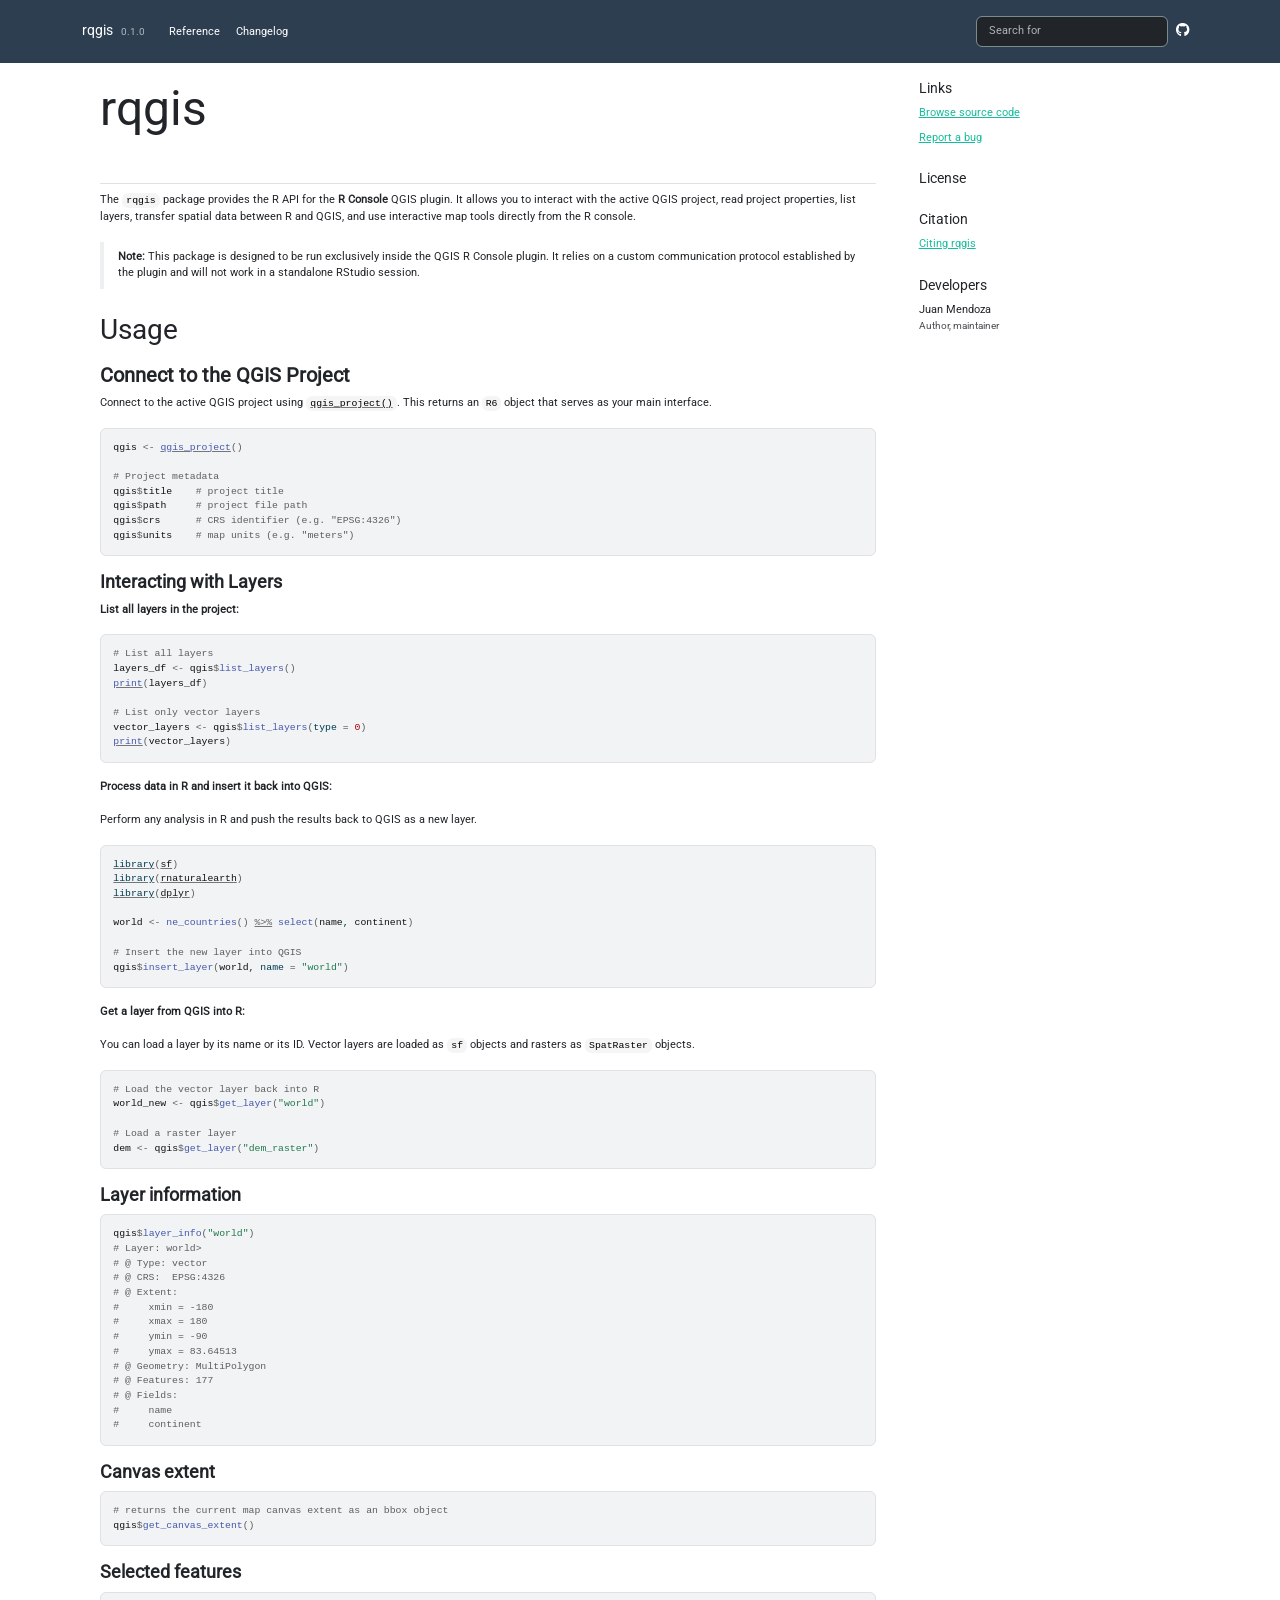
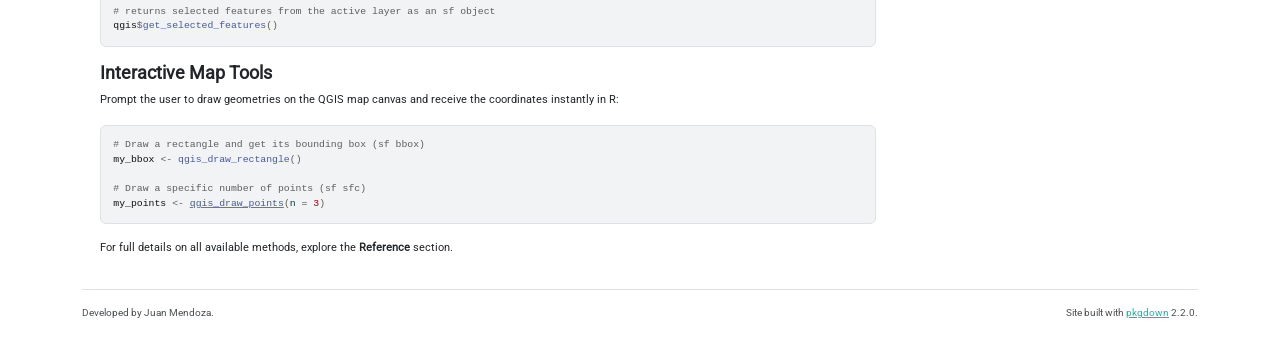
<file: index.html>
<!DOCTYPE html>
<!-- Generated by pkgdown: do not edit by hand --><html lang="en">
<head>
<meta http-equiv="Content-Type" content="text/html; charset=UTF-8">
<meta charset="utf-8">
<meta http-equiv="X-UA-Compatible" content="IE=edge">
<meta name="viewport" content="width=device-width, initial-scale=1, shrink-to-fit=no">
<title>R API for QGIS Plugin • rqgis</title>
<script src="deps/jquery-3.6.0/jquery-3.6.0.min.js"></script><meta name="viewport" content="width=device-width, initial-scale=1, shrink-to-fit=no">
<link href="deps/bootstrap-5.3.1/bootstrap.min.css" rel="stylesheet">
<script src="deps/bootstrap-5.3.1/bootstrap.bundle.min.js"></script><link href="deps/Roboto-0.4.10/font.css" rel="stylesheet">
<link href="deps/font-awesome-6.5.2/css/all.min.css" rel="stylesheet">
<link href="deps/font-awesome-6.5.2/css/v4-shims.min.css" rel="stylesheet">
<script src="deps/headroom-0.11.0/headroom.min.js"></script><script src="deps/headroom-0.11.0/jQuery.headroom.min.js"></script><script src="deps/bootstrap-toc-1.0.1/bootstrap-toc.min.js"></script><script src="deps/clipboard.js-2.0.11/clipboard.min.js"></script><script src="deps/search-1.0.0/autocomplete.jquery.min.js"></script><script src="deps/search-1.0.0/fuse.min.js"></script><script src="deps/search-1.0.0/mark.min.js"></script><!-- pkgdown --><script src="pkgdown.js"></script><meta property="og:title" content="R API for QGIS Plugin">
<meta name="description" content="Provides R API to interact with QGIS from the R Console plugin.">
<meta property="og:description" content="Provides R API to interact with QGIS from the R Console plugin.">
</head>
<body>
    <a href="#main" class="visually-hidden-focusable">Skip to contents</a>


    <nav class="navbar navbar-expand-lg fixed-top bg-primary" data-bs-theme="dark" aria-label="Site navigation"><div class="container">

    <a class="navbar-brand me-2" href="index.html">rqgis</a>

    <small class="nav-text text-muted me-auto" data-bs-toggle="tooltip" data-bs-placement="bottom" title="">0.1.0</small>


    <button class="navbar-toggler" type="button" data-bs-toggle="collapse" data-bs-target="#navbar" aria-controls="navbar" aria-expanded="false" aria-label="Toggle navigation">
      <span class="navbar-toggler-icon"></span>
    </button>

    <div id="navbar" class="collapse navbar-collapse ms-3">
      <ul class="navbar-nav me-auto">
<li class="nav-item"><a class="nav-link" href="reference/index.html">Reference</a></li>
<li class="nav-item"><a class="nav-link" href="news/index.html">Changelog</a></li>
      </ul>
<ul class="navbar-nav">
<li class="nav-item"><form class="form-inline" role="search">
 <input class="form-control" type="search" name="search-input" id="search-input" autocomplete="off" aria-label="Search site" placeholder="Search for" data-search-index="search.json">
</form></li>
<li class="nav-item"><a class="external-link nav-link" href="https://github.com/jsmendozap/rqgis" aria-label="GitHub"><span class="fa fab fa-github fa-lg"></span></a></li>
      </ul>
</div>


  </div>
</nav><div class="container template-home">
<div class="row">
  <main id="main" class="col-md-9"><div class="section level1">
<div class="page-header"><h1 id="rqgis">rqgis<a class="anchor" aria-label="anchor" href="#rqgis"></a>
</h1></div>
<p>The <code>rqgis</code> package provides the R API for the <strong>R Console</strong> QGIS plugin. It allows you to interact with the active QGIS project, read project properties, list layers, transfer spatial data between R and QGIS, and use interactive map tools directly from the R console.</p>
<blockquote>
<p><strong>Note:</strong> This package is designed to be run exclusively inside the QGIS R Console plugin. It relies on a custom communication protocol established by the plugin and will not work in a standalone RStudio session.</p>
</blockquote>
<div class="section level2">
<h2 id="usage">Usage<a class="anchor" aria-label="anchor" href="#usage"></a>
</h2>
<div class="section level3">
<h3 id="connect-to-the-qgis-project">Connect to the QGIS Project<a class="anchor" aria-label="anchor" href="#connect-to-the-qgis-project"></a>
</h3>
<p>Connect to the active QGIS project using <code><a href="reference/qgis_project.html">qgis_project()</a></code>. This returns an <code>R6</code> object that serves as your main interface.</p>
<div class="sourceCode" id="cb1"><pre class="downlit sourceCode r">
<code class="sourceCode R"><span><span class="va">qgis</span> <span class="op">&lt;-</span> <span class="fu"><a href="reference/qgis_project.html">qgis_project</a></span><span class="op">(</span><span class="op">)</span></span>
<span></span>
<span><span class="co"># Project metadata</span></span>
<span><span class="va">qgis</span><span class="op">$</span><span class="va">title</span>    <span class="co"># project title</span></span>
<span><span class="va">qgis</span><span class="op">$</span><span class="va">path</span>     <span class="co"># project file path</span></span>
<span><span class="va">qgis</span><span class="op">$</span><span class="va">crs</span>      <span class="co"># CRS identifier (e.g. "EPSG:4326")</span></span>
<span><span class="va">qgis</span><span class="op">$</span><span class="va">units</span>    <span class="co"># map units (e.g. "meters")</span></span></code></pre></div>
<div class="section level4">
<h4 id="interacting-with-layers">Interacting with Layers<a class="anchor" aria-label="anchor" href="#interacting-with-layers"></a>
</h4>
<p><strong>List all layers in the project:</strong></p>
<div class="sourceCode" id="cb2"><pre class="downlit sourceCode r">
<code class="sourceCode R"><span><span class="co"># List all layers</span></span>
<span><span class="va">layers_df</span> <span class="op">&lt;-</span> <span class="va">qgis</span><span class="op">$</span><span class="fu">list_layers</span><span class="op">(</span><span class="op">)</span></span>
<span><span class="fu"><a href="https://rdrr.io/r/base/print.html" class="external-link">print</a></span><span class="op">(</span><span class="va">layers_df</span><span class="op">)</span></span>
<span></span>
<span><span class="co"># List only vector layers</span></span>
<span><span class="va">vector_layers</span> <span class="op">&lt;-</span> <span class="va">qgis</span><span class="op">$</span><span class="fu">list_layers</span><span class="op">(</span>type <span class="op">=</span> <span class="fl">0</span><span class="op">)</span></span>
<span><span class="fu"><a href="https://rdrr.io/r/base/print.html" class="external-link">print</a></span><span class="op">(</span><span class="va">vector_layers</span><span class="op">)</span></span></code></pre></div>
<p><strong>Process data in R and insert it back into QGIS:</strong></p>
<p>Perform any analysis in R and push the results back to QGIS as a new layer.</p>
<div class="sourceCode" id="cb3"><pre class="downlit sourceCode r">
<code class="sourceCode R"><span><span class="kw"><a href="https://rdrr.io/r/base/library.html" class="external-link">library</a></span><span class="op">(</span><span class="va"><a href="https://r-spatial.github.io/sf/" class="external-link">sf</a></span><span class="op">)</span></span>
<span><span class="kw"><a href="https://rdrr.io/r/base/library.html" class="external-link">library</a></span><span class="op">(</span><span class="va"><a href="https://docs.ropensci.org/rnaturalearth/" class="external-link">rnaturalearth</a></span><span class="op">)</span></span>
<span><span class="kw"><a href="https://rdrr.io/r/base/library.html" class="external-link">library</a></span><span class="op">(</span><span class="va"><a href="https://dplyr.tidyverse.org" class="external-link">dplyr</a></span><span class="op">)</span></span>
<span></span>
<span><span class="va">world</span> <span class="op">&lt;-</span> <span class="fu">ne_countries</span><span class="op">(</span><span class="op">)</span> <span class="op"><a href="https://magrittr.tidyverse.org/reference/pipe.html" class="external-link">%&gt;%</a></span> <span class="fu">select</span><span class="op">(</span><span class="va">name</span>, <span class="va">continent</span><span class="op">)</span></span>
<span></span>
<span><span class="co"># Insert the new layer into QGIS</span></span>
<span><span class="va">qgis</span><span class="op">$</span><span class="fu">insert_layer</span><span class="op">(</span><span class="va">world</span>, name <span class="op">=</span> <span class="st">"world"</span><span class="op">)</span></span></code></pre></div>
<p><strong>Get a layer from QGIS into R:</strong></p>
<p>You can load a layer by its name or its ID. Vector layers are loaded as <code>sf</code> objects and rasters as <code>SpatRaster</code> objects.</p>
<div class="sourceCode" id="cb4"><pre class="downlit sourceCode r">
<code class="sourceCode R"><span><span class="co"># Load the vector layer back into R</span></span>
<span><span class="va">world_new</span> <span class="op">&lt;-</span> <span class="va">qgis</span><span class="op">$</span><span class="fu">get_layer</span><span class="op">(</span><span class="st">"world"</span><span class="op">)</span></span>
<span></span>
<span><span class="co"># Load a raster layer</span></span>
<span><span class="va">dem</span> <span class="op">&lt;-</span> <span class="va">qgis</span><span class="op">$</span><span class="fu">get_layer</span><span class="op">(</span><span class="st">"dem_raster"</span><span class="op">)</span></span></code></pre></div>
</div>
<div class="section level4">
<h4 id="layer-information">Layer information<a class="anchor" aria-label="anchor" href="#layer-information"></a>
</h4>
<div class="sourceCode" id="cb5"><pre class="downlit sourceCode r">
<code class="sourceCode R"><span><span class="va">qgis</span><span class="op">$</span><span class="fu">layer_info</span><span class="op">(</span><span class="st">"world"</span><span class="op">)</span></span>
<span><span class="co"># Layer: world&gt; </span></span>
<span><span class="co"># @ Type: vector </span></span>
<span><span class="co"># @ CRS:  EPSG:4326 </span></span>
<span><span class="co"># @ Extent: </span></span>
<span><span class="co">#     xmin = -180 </span></span>
<span><span class="co">#     xmax = 180 </span></span>
<span><span class="co">#     ymin = -90 </span></span>
<span><span class="co">#     ymax = 83.64513 </span></span>
<span><span class="co"># @ Geometry: MultiPolygon </span></span>
<span><span class="co"># @ Features: 177 </span></span>
<span><span class="co"># @ Fields:</span></span>
<span><span class="co">#     name</span></span>
<span><span class="co">#     continent</span></span></code></pre></div>
</div>
<div class="section level4">
<h4 id="canvas-extent">Canvas extent<a class="anchor" aria-label="anchor" href="#canvas-extent"></a>
</h4>
<div class="sourceCode" id="cb6"><pre class="downlit sourceCode r">
<code class="sourceCode R"><span><span class="co"># returns the current map canvas extent as an bbox object</span></span>
<span><span class="va">qgis</span><span class="op">$</span><span class="fu">get_canvas_extent</span><span class="op">(</span><span class="op">)</span></span></code></pre></div>
</div>
<div class="section level4">
<h4 id="selected-features">Selected features<a class="anchor" aria-label="anchor" href="#selected-features"></a>
</h4>
<div class="sourceCode" id="cb7"><pre class="downlit sourceCode r">
<code class="sourceCode R"><span><span class="co"># returns selected features from the active layer as an sf object</span></span>
<span><span class="va">qgis</span><span class="op">$</span><span class="fu">get_selected_features</span><span class="op">(</span><span class="op">)</span></span></code></pre></div>
</div>
<div class="section level4">
<h4 id="interactive-map-tools">Interactive Map Tools<a class="anchor" aria-label="anchor" href="#interactive-map-tools"></a>
</h4>
<p>Prompt the user to draw geometries on the QGIS map canvas and receive the coordinates instantly in R:</p>
<div class="sourceCode" id="cb8"><pre class="downlit sourceCode r">
<code class="sourceCode R"><span><span class="co"># Draw a rectangle and get its bounding box (sf bbox)</span></span>
<span><span class="va">my_bbox</span> <span class="op">&lt;-</span> <span class="fu">qgis_draw_rectangle</span><span class="op">(</span><span class="op">)</span></span>
<span></span>
<span><span class="co"># Draw a specific number of points (sf sfc)</span></span>
<span><span class="va">my_points</span> <span class="op">&lt;-</span> <span class="fu"><a href="reference/qgis_draw_points.html">qgis_draw_points</a></span><span class="op">(</span>n <span class="op">=</span> <span class="fl">3</span><span class="op">)</span></span></code></pre></div>
<p>For full details on all available methods, explore the <strong>Reference</strong> section.</p>
</div>
</div>
</div>
</div>
  </main><aside class="col-md-3"><div class="links">
<h2 data-toc-skip>Links</h2>
<ul class="list-unstyled">
<li><a href="https://github.com/jsmendozap/rqgis" class="external-link">Browse source code</a></li>
<li><a href="https://github.com/jsmendozap/rqgis/issues" class="external-link">Report a bug</a></li>
</ul>
</div>

<div class="license">
<h2 data-toc-skip>License</h2>
<ul class="list-unstyled"><li>
</li></ul>
</div>


<div class="citation">
<h2 data-toc-skip>Citation</h2>
<ul class="list-unstyled">
<li><a href="authors.html#citation">Citing rqgis</a></li>
</ul>
</div>

<div class="developers">
<h2 data-toc-skip>Developers</h2>
<ul class="list-unstyled">
<li>Juan Mendoza <br><small class="roles"> Author, maintainer </small>   </li>
</ul>
</div>



  </aside>
</div>


    <footer><div class="pkgdown-footer-left">
  <p>Developed by Juan Mendoza.</p>
</div>

<div class="pkgdown-footer-right">
  <p>Site built with <a href="https://pkgdown.r-lib.org/" class="external-link">pkgdown</a> 2.2.0.</p>
</div>

    </footer>
</div>





  </body>
</html>
</file>
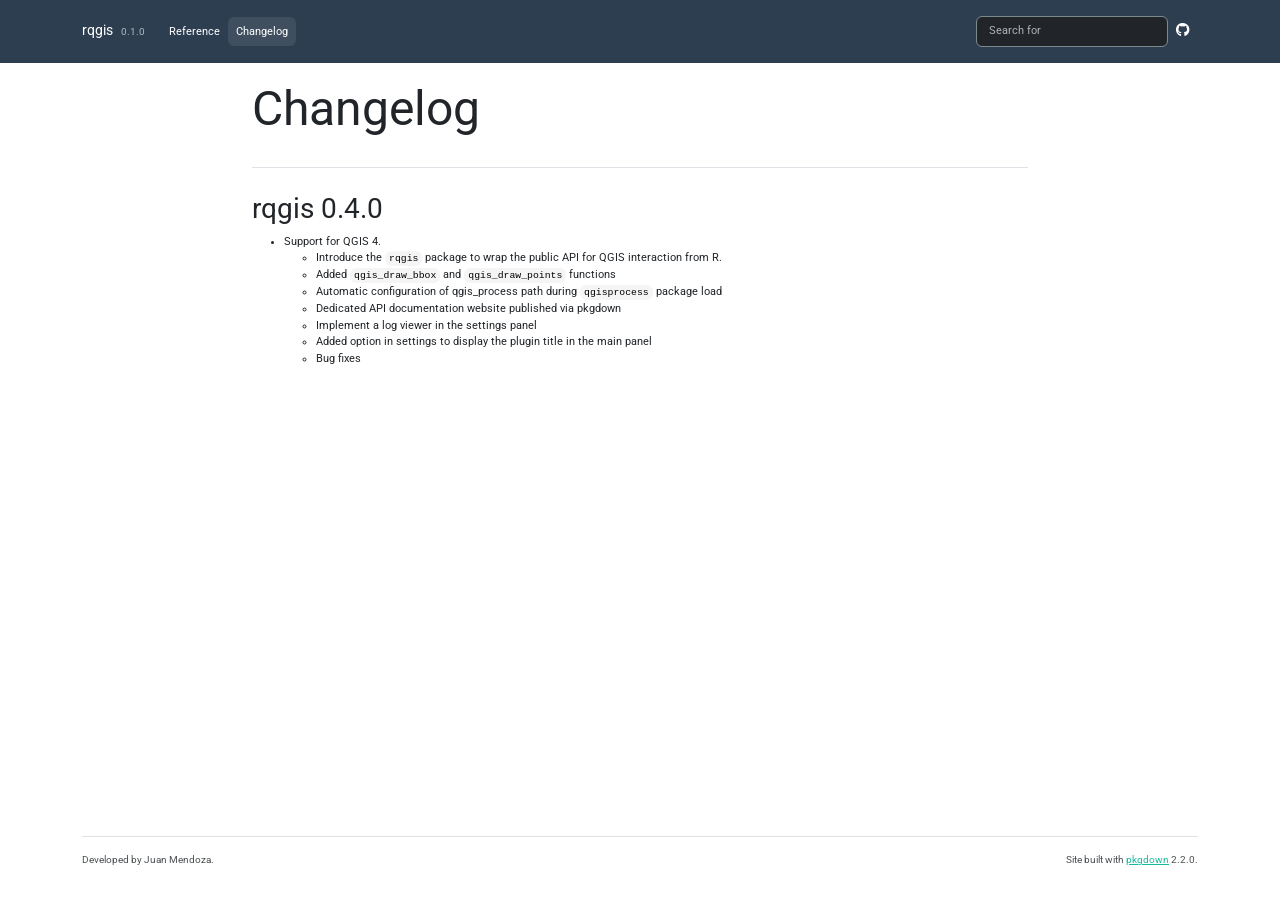
<file: news/index.html>
<!DOCTYPE html>
<!-- Generated by pkgdown: do not edit by hand --><html lang="en"><head><meta http-equiv="Content-Type" content="text/html; charset=UTF-8"><meta charset="utf-8"><meta http-equiv="X-UA-Compatible" content="IE=edge"><meta name="viewport" content="width=device-width, initial-scale=1, shrink-to-fit=no"><title>Changelog • rqgis</title><script src="../deps/jquery-3.6.0/jquery-3.6.0.min.js"></script><meta name="viewport" content="width=device-width, initial-scale=1, shrink-to-fit=no"><link href="../deps/bootstrap-5.3.1/bootstrap.min.css" rel="stylesheet"><script src="../deps/bootstrap-5.3.1/bootstrap.bundle.min.js"></script><link href="../deps/Roboto-0.4.10/font.css" rel="stylesheet"><link href="../deps/font-awesome-6.5.2/css/all.min.css" rel="stylesheet"><link href="../deps/font-awesome-6.5.2/css/v4-shims.min.css" rel="stylesheet"><script src="../deps/headroom-0.11.0/headroom.min.js"></script><script src="../deps/headroom-0.11.0/jQuery.headroom.min.js"></script><script src="../deps/bootstrap-toc-1.0.1/bootstrap-toc.min.js"></script><script src="../deps/clipboard.js-2.0.11/clipboard.min.js"></script><script src="../deps/search-1.0.0/autocomplete.jquery.min.js"></script><script src="../deps/search-1.0.0/fuse.min.js"></script><script src="../deps/search-1.0.0/mark.min.js"></script><!-- pkgdown --><script src="../pkgdown.js"></script><meta property="og:title" content="Changelog"></head><body>
    <a href="#main" class="visually-hidden-focusable">Skip to contents</a>


    <nav class="navbar navbar-expand-lg fixed-top bg-primary" data-bs-theme="dark" aria-label="Site navigation"><div class="container">

    <a class="navbar-brand me-2" href="../index.html">rqgis</a>

    <small class="nav-text text-muted me-auto" data-bs-toggle="tooltip" data-bs-placement="bottom" title="">0.1.0</small>


    <button class="navbar-toggler" type="button" data-bs-toggle="collapse" data-bs-target="#navbar" aria-controls="navbar" aria-expanded="false" aria-label="Toggle navigation">
      <span class="navbar-toggler-icon"></span>
    </button>

    <div id="navbar" class="collapse navbar-collapse ms-3">
      <ul class="navbar-nav me-auto"><li class="nav-item"><a class="nav-link" href="../reference/index.html">Reference</a></li>
<li class="active nav-item"><a class="nav-link" href="../news/index.html">Changelog</a></li>
      </ul><ul class="navbar-nav"><li class="nav-item"><form class="form-inline" role="search">
 <input class="form-control" type="search" name="search-input" id="search-input" autocomplete="off" aria-label="Search site" placeholder="Search for" data-search-index="../search.json"></form></li>
<li class="nav-item"><a class="external-link nav-link" href="https://github.com/jsmendozap/rqgis" aria-label="GitHub"><span class="fa fab fa-github fa-lg"></span></a></li>
      </ul></div>


  </div>
</nav><div class="container template-news">
<div class="row">
  <main id="main" class="col-md-9"><div class="page-header">

      <h1>Changelog</h1>

    </div>

    <div class="section level2">
<h2 class="pkg-version" data-toc-text="0.4.0" id="rqgis-040">rqgis 0.4.0<a class="anchor" aria-label="anchor" href="#rqgis-040"></a></h2>
<ul><li>Support for QGIS 4.
<ul><li>Introduce the <code>rqgis</code> package to wrap the public API for QGIS interaction from R.</li>
<li>Added <code>qgis_draw_bbox</code> and <code>qgis_draw_points</code> functions</li>
<li>Automatic configuration of qgis_process path during <code>qgisprocess</code> package load</li>
<li>Dedicated API documentation website published via pkgdown</li>
<li>Implement a log viewer in the settings panel</li>
<li>Added option in settings to display the plugin title in the main panel</li>
<li>Bug fixes</li>
</ul></li>
</ul></div>
  </main></div>


    <footer><div class="pkgdown-footer-left">
  <p>Developed by Juan Mendoza.</p>
</div>

<div class="pkgdown-footer-right">
  <p>Site built with <a href="https://pkgdown.r-lib.org/" class="external-link">pkgdown</a> 2.2.0.</p>
</div>

    </footer></div>





  </body></html>
</file>
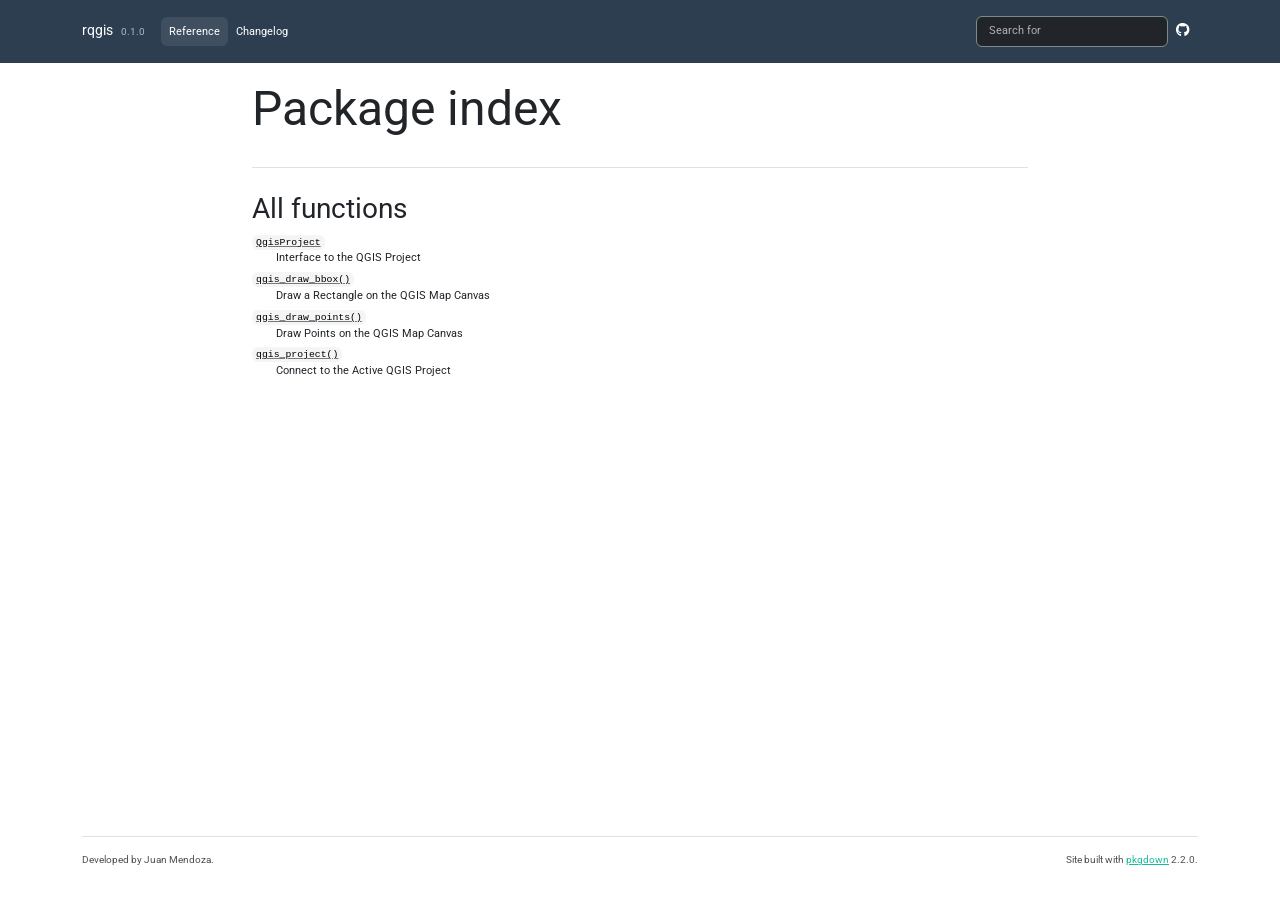
<file: reference/index.html>
<!DOCTYPE html>
<!-- Generated by pkgdown: do not edit by hand --><html lang="en"><head><meta http-equiv="Content-Type" content="text/html; charset=UTF-8"><meta charset="utf-8"><meta http-equiv="X-UA-Compatible" content="IE=edge"><meta name="viewport" content="width=device-width, initial-scale=1, shrink-to-fit=no"><title>Package index • rqgis</title><script src="../deps/jquery-3.6.0/jquery-3.6.0.min.js"></script><meta name="viewport" content="width=device-width, initial-scale=1, shrink-to-fit=no"><link href="../deps/bootstrap-5.3.1/bootstrap.min.css" rel="stylesheet"><script src="../deps/bootstrap-5.3.1/bootstrap.bundle.min.js"></script><link href="../deps/Roboto-0.4.10/font.css" rel="stylesheet"><link href="../deps/font-awesome-6.5.2/css/all.min.css" rel="stylesheet"><link href="../deps/font-awesome-6.5.2/css/v4-shims.min.css" rel="stylesheet"><script src="../deps/headroom-0.11.0/headroom.min.js"></script><script src="../deps/headroom-0.11.0/jQuery.headroom.min.js"></script><script src="../deps/bootstrap-toc-1.0.1/bootstrap-toc.min.js"></script><script src="../deps/clipboard.js-2.0.11/clipboard.min.js"></script><script src="../deps/search-1.0.0/autocomplete.jquery.min.js"></script><script src="../deps/search-1.0.0/fuse.min.js"></script><script src="../deps/search-1.0.0/mark.min.js"></script><!-- pkgdown --><script src="../pkgdown.js"></script><meta property="og:title" content="Package index"></head><body>
    <a href="#main" class="visually-hidden-focusable">Skip to contents</a>


    <nav class="navbar navbar-expand-lg fixed-top bg-primary" data-bs-theme="dark" aria-label="Site navigation"><div class="container">

    <a class="navbar-brand me-2" href="../index.html">rqgis</a>

    <small class="nav-text text-muted me-auto" data-bs-toggle="tooltip" data-bs-placement="bottom" title="">0.1.0</small>


    <button class="navbar-toggler" type="button" data-bs-toggle="collapse" data-bs-target="#navbar" aria-controls="navbar" aria-expanded="false" aria-label="Toggle navigation">
      <span class="navbar-toggler-icon"></span>
    </button>

    <div id="navbar" class="collapse navbar-collapse ms-3">
      <ul class="navbar-nav me-auto"><li class="active nav-item"><a class="nav-link" href="../reference/index.html">Reference</a></li>
<li class="nav-item"><a class="nav-link" href="../news/index.html">Changelog</a></li>
      </ul><ul class="navbar-nav"><li class="nav-item"><form class="form-inline" role="search">
 <input class="form-control" type="search" name="search-input" id="search-input" autocomplete="off" aria-label="Search site" placeholder="Search for" data-search-index="../search.json"></form></li>
<li class="nav-item"><a class="external-link nav-link" href="https://github.com/jsmendozap/rqgis" aria-label="GitHub"><span class="fa fab fa-github fa-lg"></span></a></li>
      </ul></div>


  </div>
</nav><div class="container template-reference-index">
<div class="row">
  <main id="main" class="col-md-9"><div class="page-header">

      <h1>Package index</h1>
    </div>

    <div class="section level2">
      <h2 id="all-functions">All functions<a class="anchor" aria-label="anchor" href="#all-functions"></a></h2>



      <dl></dl></div><div class="section level2">




      <dl><dt>

          <code><a href="QgisProject.html">QgisProject</a></code>

        </dt>
        <dd>Interface to the QGIS Project</dd>

        <dt>

          <code><a href="qgis_draw_bbox.html">qgis_draw_bbox()</a></code>

        </dt>
        <dd>Draw a Rectangle on the QGIS Map Canvas</dd>

        <dt>

          <code><a href="qgis_draw_points.html">qgis_draw_points()</a></code>

        </dt>
        <dd>Draw Points on the QGIS Map Canvas</dd>

        <dt>

          <code><a href="qgis_project.html">qgis_project()</a></code>

        </dt>
        <dd>Connect to the Active QGIS Project</dd>
      </dl></div>
  </main></div>


    <footer><div class="pkgdown-footer-left">
  <p>Developed by Juan Mendoza.</p>
</div>

<div class="pkgdown-footer-right">
  <p>Site built with <a href="https://pkgdown.r-lib.org/" class="external-link">pkgdown</a> 2.2.0.</p>
</div>

    </footer></div>





  </body></html>
</file>
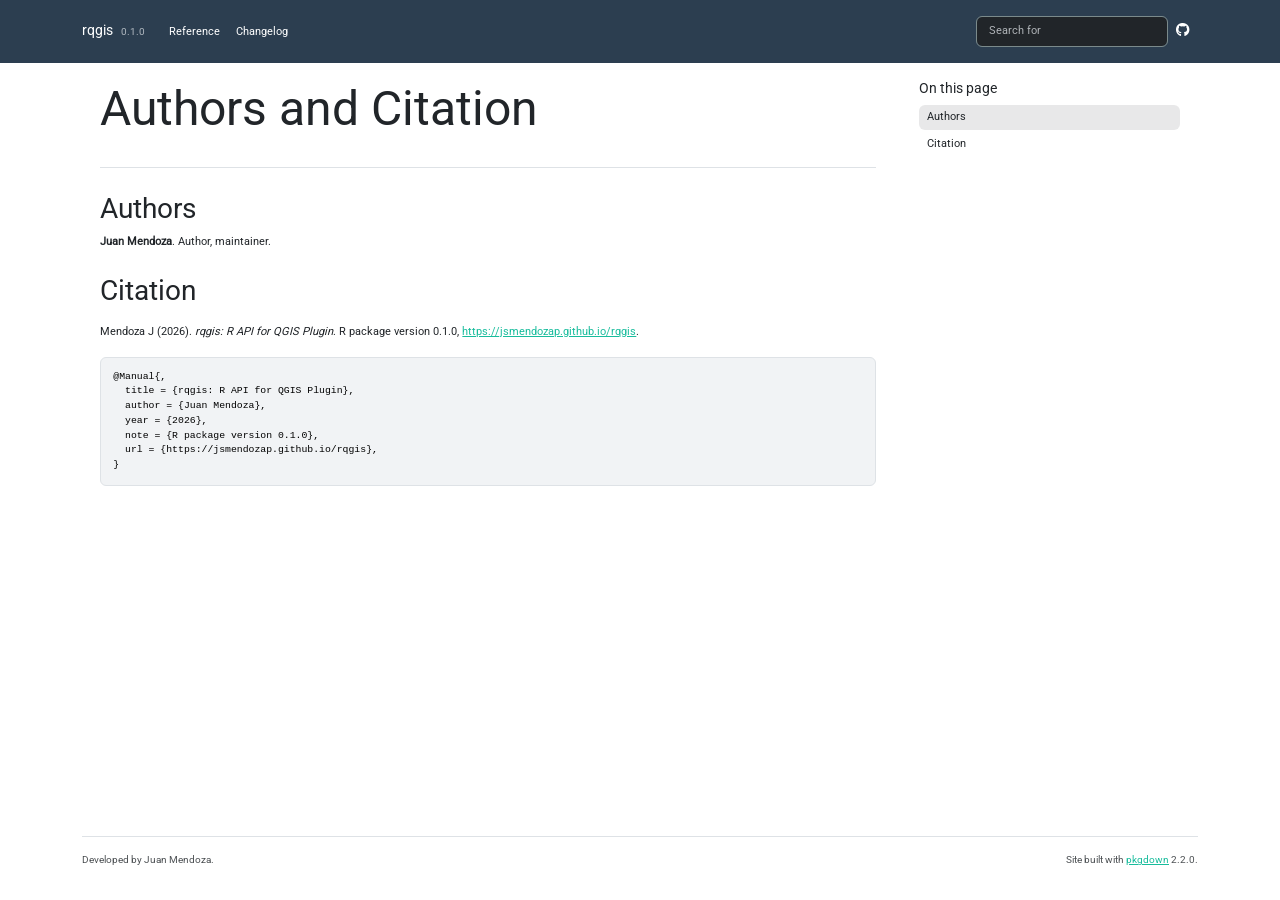
<file: authors.html>
<!DOCTYPE html>
<!-- Generated by pkgdown: do not edit by hand --><html lang="en"><head><meta http-equiv="Content-Type" content="text/html; charset=UTF-8"><meta charset="utf-8"><meta http-equiv="X-UA-Compatible" content="IE=edge"><meta name="viewport" content="width=device-width, initial-scale=1, shrink-to-fit=no"><title>Authors and Citation • rqgis</title><script src="deps/jquery-3.6.0/jquery-3.6.0.min.js"></script><meta name="viewport" content="width=device-width, initial-scale=1, shrink-to-fit=no"><link href="deps/bootstrap-5.3.1/bootstrap.min.css" rel="stylesheet"><script src="deps/bootstrap-5.3.1/bootstrap.bundle.min.js"></script><link href="deps/Roboto-0.4.10/font.css" rel="stylesheet"><link href="deps/font-awesome-6.5.2/css/all.min.css" rel="stylesheet"><link href="deps/font-awesome-6.5.2/css/v4-shims.min.css" rel="stylesheet"><script src="deps/headroom-0.11.0/headroom.min.js"></script><script src="deps/headroom-0.11.0/jQuery.headroom.min.js"></script><script src="deps/bootstrap-toc-1.0.1/bootstrap-toc.min.js"></script><script src="deps/clipboard.js-2.0.11/clipboard.min.js"></script><script src="deps/search-1.0.0/autocomplete.jquery.min.js"></script><script src="deps/search-1.0.0/fuse.min.js"></script><script src="deps/search-1.0.0/mark.min.js"></script><!-- pkgdown --><script src="pkgdown.js"></script><meta property="og:title" content="Authors and Citation"></head><body>
    <a href="#main" class="visually-hidden-focusable">Skip to contents</a>


    <nav class="navbar navbar-expand-lg fixed-top bg-primary" data-bs-theme="dark" aria-label="Site navigation"><div class="container">

    <a class="navbar-brand me-2" href="index.html">rqgis</a>

    <small class="nav-text text-muted me-auto" data-bs-toggle="tooltip" data-bs-placement="bottom" title="">0.1.0</small>


    <button class="navbar-toggler" type="button" data-bs-toggle="collapse" data-bs-target="#navbar" aria-controls="navbar" aria-expanded="false" aria-label="Toggle navigation">
      <span class="navbar-toggler-icon"></span>
    </button>

    <div id="navbar" class="collapse navbar-collapse ms-3">
      <ul class="navbar-nav me-auto"><li class="nav-item"><a class="nav-link" href="reference/index.html">Reference</a></li>
<li class="nav-item"><a class="nav-link" href="news/index.html">Changelog</a></li>
      </ul><ul class="navbar-nav"><li class="nav-item"><form class="form-inline" role="search">
 <input class="form-control" type="search" name="search-input" id="search-input" autocomplete="off" aria-label="Search site" placeholder="Search for" data-search-index="search.json"></form></li>
<li class="nav-item"><a class="external-link nav-link" href="https://github.com/jsmendozap/rqgis" aria-label="GitHub"><span class="fa fab fa-github fa-lg"></span></a></li>
      </ul></div>


  </div>
</nav><div class="container template-citation-authors">
<div class="row">
  <main id="main" class="col-md-9"><div class="page-header">

      <h1>Authors and Citation</h1>
    </div>

    <div class="section level2">
      <h2>Authors</h2>

      <ul class="list-unstyled"><li>
          <p><strong>Juan Mendoza</strong>. Author, maintainer.
          </p>
        </li>
      </ul></div>

    <div class="section level2">
      <h2 id="citation">Citation</h2>
      <p></p>

      <p>Mendoza J (2026).
<em>rqgis: R API for QGIS Plugin</em>.
R package version 0.1.0, <a href="https://jsmendozap.github.io/rqgis">https://jsmendozap.github.io/rqgis</a>.
</p>
      <pre>@Manual{,
  title = {rqgis: R API for QGIS Plugin},
  author = {Juan Mendoza},
  year = {2026},
  note = {R package version 0.1.0},
  url = {https://jsmendozap.github.io/rqgis},
}</pre>
    </div>

  </main><aside class="col-md-3"><nav id="toc" aria-label="Table of contents"><h2>On this page</h2>
    </nav></aside></div>


    <footer><div class="pkgdown-footer-left">
  <p>Developed by Juan Mendoza.</p>
</div>

<div class="pkgdown-footer-right">
  <p>Site built with <a href="https://pkgdown.r-lib.org/" class="external-link">pkgdown</a> 2.2.0.</p>
</div>

    </footer></div>





  </body></html>
</file>
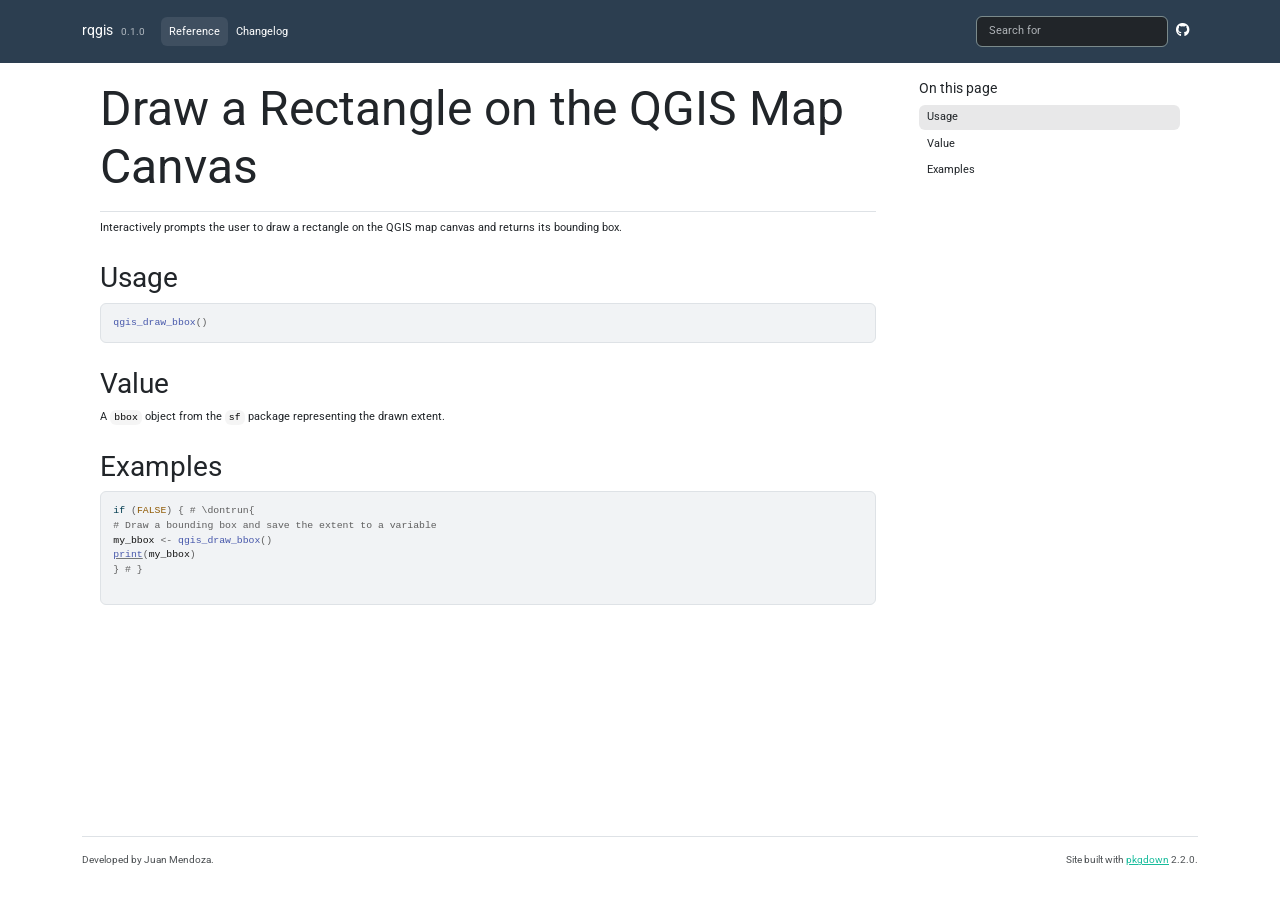
<file: reference/qgis_draw_bbox.html>
<!DOCTYPE html>
<!-- Generated by pkgdown: do not edit by hand --><html lang="en"><head><meta http-equiv="Content-Type" content="text/html; charset=UTF-8"><meta charset="utf-8"><meta http-equiv="X-UA-Compatible" content="IE=edge"><meta name="viewport" content="width=device-width, initial-scale=1, shrink-to-fit=no"><title>Draw a Rectangle on the QGIS Map Canvas — qgis_draw_bbox • rqgis</title><script src="../deps/jquery-3.6.0/jquery-3.6.0.min.js"></script><meta name="viewport" content="width=device-width, initial-scale=1, shrink-to-fit=no"><link href="../deps/bootstrap-5.3.1/bootstrap.min.css" rel="stylesheet"><script src="../deps/bootstrap-5.3.1/bootstrap.bundle.min.js"></script><link href="../deps/Roboto-0.4.10/font.css" rel="stylesheet"><link href="../deps/font-awesome-6.5.2/css/all.min.css" rel="stylesheet"><link href="../deps/font-awesome-6.5.2/css/v4-shims.min.css" rel="stylesheet"><script src="../deps/headroom-0.11.0/headroom.min.js"></script><script src="../deps/headroom-0.11.0/jQuery.headroom.min.js"></script><script src="../deps/bootstrap-toc-1.0.1/bootstrap-toc.min.js"></script><script src="../deps/clipboard.js-2.0.11/clipboard.min.js"></script><script src="../deps/search-1.0.0/autocomplete.jquery.min.js"></script><script src="../deps/search-1.0.0/fuse.min.js"></script><script src="../deps/search-1.0.0/mark.min.js"></script><!-- pkgdown --><script src="../pkgdown.js"></script><meta property="og:title" content="Draw a Rectangle on the QGIS Map Canvas — qgis_draw_bbox"><meta name="description" content="Interactively prompts the user to draw a rectangle on the QGIS map canvas
and returns its bounding box."><meta property="og:description" content="Interactively prompts the user to draw a rectangle on the QGIS map canvas
and returns its bounding box."></head><body>
    <a href="#main" class="visually-hidden-focusable">Skip to contents</a>


    <nav class="navbar navbar-expand-lg fixed-top bg-primary" data-bs-theme="dark" aria-label="Site navigation"><div class="container">

    <a class="navbar-brand me-2" href="../index.html">rqgis</a>

    <small class="nav-text text-muted me-auto" data-bs-toggle="tooltip" data-bs-placement="bottom" title="">0.1.0</small>


    <button class="navbar-toggler" type="button" data-bs-toggle="collapse" data-bs-target="#navbar" aria-controls="navbar" aria-expanded="false" aria-label="Toggle navigation">
      <span class="navbar-toggler-icon"></span>
    </button>

    <div id="navbar" class="collapse navbar-collapse ms-3">
      <ul class="navbar-nav me-auto"><li class="active nav-item"><a class="nav-link" href="../reference/index.html">Reference</a></li>
<li class="nav-item"><a class="nav-link" href="../news/index.html">Changelog</a></li>
      </ul><ul class="navbar-nav"><li class="nav-item"><form class="form-inline" role="search">
 <input class="form-control" type="search" name="search-input" id="search-input" autocomplete="off" aria-label="Search site" placeholder="Search for" data-search-index="../search.json"></form></li>
<li class="nav-item"><a class="external-link nav-link" href="https://github.com/jsmendozap/rqgis" aria-label="GitHub"><span class="fa fab fa-github fa-lg"></span></a></li>
      </ul></div>


  </div>
</nav><div class="container template-reference-topic">
<div class="row">
  <main id="main" class="col-md-9"><div class="page-header">

      <h1>Draw a Rectangle on the QGIS Map Canvas</h1>

      <div class="d-none name"><code>qgis_draw_bbox.Rd</code></div>
    </div>

    <div class="ref-description section level2">
    <p>Interactively prompts the user to draw a rectangle on the QGIS map canvas
and returns its bounding box.</p>
    </div>

    <div class="section level2">
    <h2 id="ref-usage">Usage<a class="anchor" aria-label="anchor" href="#ref-usage"></a></h2>
    <div class="sourceCode"><pre class="sourceCode r"><code><span><span class="fu">qgis_draw_bbox</span><span class="op">(</span><span class="op">)</span></span></code></pre></div>
    </div>

    <div class="section level2">
    <h2 id="value">Value<a class="anchor" aria-label="anchor" href="#value"></a></h2>
    <p>A <code>bbox</code> object from the <code>sf</code> package representing the drawn extent.</p>
    </div>

    <div class="section level2">
    <h2 id="ref-examples">Examples<a class="anchor" aria-label="anchor" href="#ref-examples"></a></h2>
    <div class="sourceCode"><pre class="sourceCode r"><code><span class="r-in"><span><span class="kw">if</span> <span class="op">(</span><span class="cn">FALSE</span><span class="op">)</span> <span class="op">{</span> <span class="co"># \dontrun{</span></span></span>
<span class="r-in"><span><span class="co"># Draw a bounding box and save the extent to a variable</span></span></span>
<span class="r-in"><span><span class="va">my_bbox</span> <span class="op">&lt;-</span> <span class="fu">qgis_draw_bbox</span><span class="op">(</span><span class="op">)</span></span></span>
<span class="r-in"><span><span class="fu"><a href="https://rdrr.io/r/base/print.html" class="external-link">print</a></span><span class="op">(</span><span class="va">my_bbox</span><span class="op">)</span></span></span>
<span class="r-in"><span><span class="op">}</span> <span class="co"># }</span></span></span>
<span class="r-in"><span></span></span>
</code></pre></div>
    </div>
  </main><aside class="col-md-3"><nav id="toc" aria-label="Table of contents"><h2>On this page</h2>
    </nav></aside></div>


    <footer><div class="pkgdown-footer-left">
  <p>Developed by Juan Mendoza.</p>
</div>

<div class="pkgdown-footer-right">
  <p>Site built with <a href="https://pkgdown.r-lib.org/" class="external-link">pkgdown</a> 2.2.0.</p>
</div>

    </footer></div>





  </body></html>
</file>
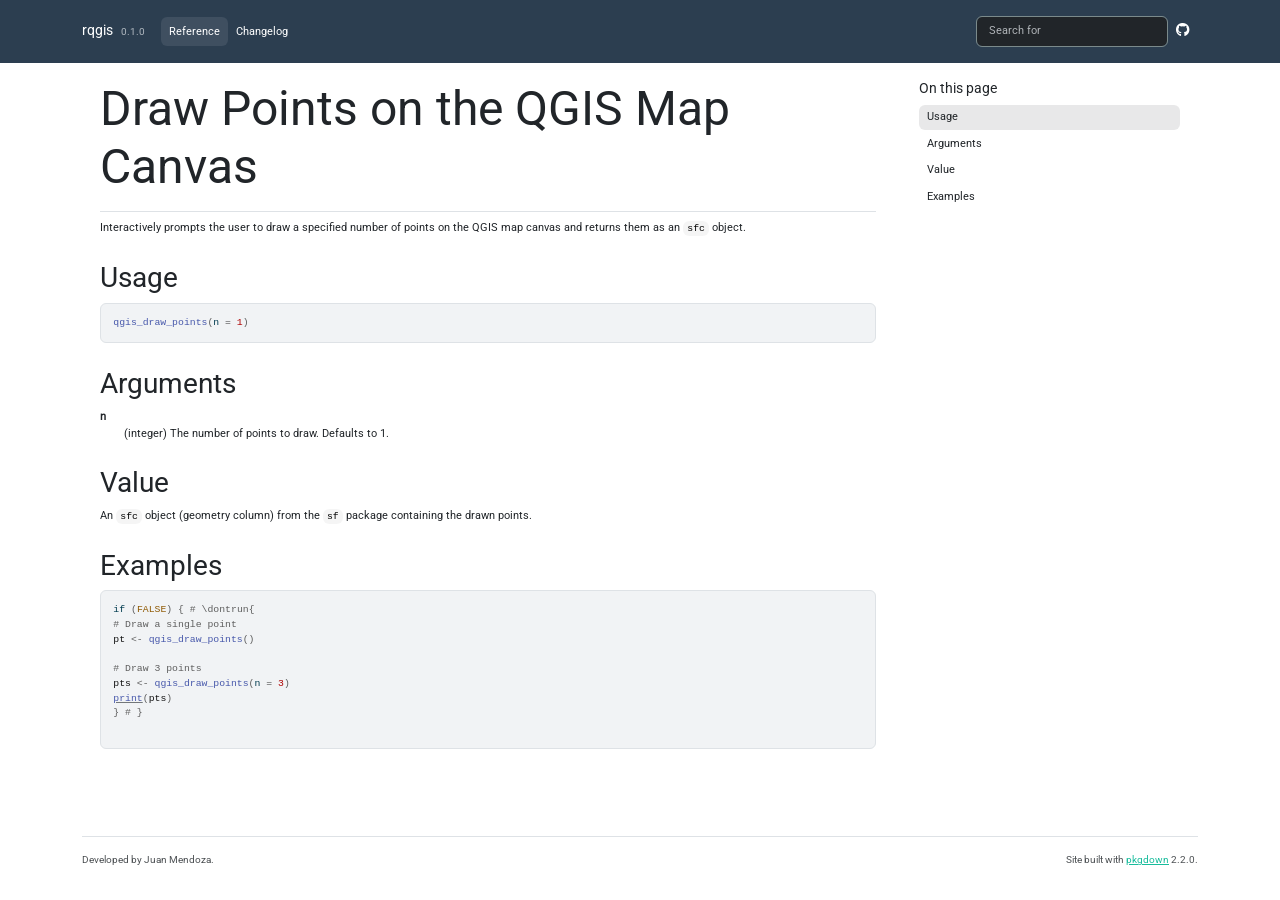
<file: reference/qgis_draw_points.html>
<!DOCTYPE html>
<!-- Generated by pkgdown: do not edit by hand --><html lang="en"><head><meta http-equiv="Content-Type" content="text/html; charset=UTF-8"><meta charset="utf-8"><meta http-equiv="X-UA-Compatible" content="IE=edge"><meta name="viewport" content="width=device-width, initial-scale=1, shrink-to-fit=no"><title>Draw Points on the QGIS Map Canvas — qgis_draw_points • rqgis</title><script src="../deps/jquery-3.6.0/jquery-3.6.0.min.js"></script><meta name="viewport" content="width=device-width, initial-scale=1, shrink-to-fit=no"><link href="../deps/bootstrap-5.3.1/bootstrap.min.css" rel="stylesheet"><script src="../deps/bootstrap-5.3.1/bootstrap.bundle.min.js"></script><link href="../deps/Roboto-0.4.10/font.css" rel="stylesheet"><link href="../deps/font-awesome-6.5.2/css/all.min.css" rel="stylesheet"><link href="../deps/font-awesome-6.5.2/css/v4-shims.min.css" rel="stylesheet"><script src="../deps/headroom-0.11.0/headroom.min.js"></script><script src="../deps/headroom-0.11.0/jQuery.headroom.min.js"></script><script src="../deps/bootstrap-toc-1.0.1/bootstrap-toc.min.js"></script><script src="../deps/clipboard.js-2.0.11/clipboard.min.js"></script><script src="../deps/search-1.0.0/autocomplete.jquery.min.js"></script><script src="../deps/search-1.0.0/fuse.min.js"></script><script src="../deps/search-1.0.0/mark.min.js"></script><!-- pkgdown --><script src="../pkgdown.js"></script><meta property="og:title" content="Draw Points on the QGIS Map Canvas — qgis_draw_points"><meta name="description" content="Interactively prompts the user to draw a specified number of points
on the QGIS map canvas and returns them as an sfc object."><meta property="og:description" content="Interactively prompts the user to draw a specified number of points
on the QGIS map canvas and returns them as an sfc object."></head><body>
    <a href="#main" class="visually-hidden-focusable">Skip to contents</a>


    <nav class="navbar navbar-expand-lg fixed-top bg-primary" data-bs-theme="dark" aria-label="Site navigation"><div class="container">

    <a class="navbar-brand me-2" href="../index.html">rqgis</a>

    <small class="nav-text text-muted me-auto" data-bs-toggle="tooltip" data-bs-placement="bottom" title="">0.1.0</small>


    <button class="navbar-toggler" type="button" data-bs-toggle="collapse" data-bs-target="#navbar" aria-controls="navbar" aria-expanded="false" aria-label="Toggle navigation">
      <span class="navbar-toggler-icon"></span>
    </button>

    <div id="navbar" class="collapse navbar-collapse ms-3">
      <ul class="navbar-nav me-auto"><li class="active nav-item"><a class="nav-link" href="../reference/index.html">Reference</a></li>
<li class="nav-item"><a class="nav-link" href="../news/index.html">Changelog</a></li>
      </ul><ul class="navbar-nav"><li class="nav-item"><form class="form-inline" role="search">
 <input class="form-control" type="search" name="search-input" id="search-input" autocomplete="off" aria-label="Search site" placeholder="Search for" data-search-index="../search.json"></form></li>
<li class="nav-item"><a class="external-link nav-link" href="https://github.com/jsmendozap/rqgis" aria-label="GitHub"><span class="fa fab fa-github fa-lg"></span></a></li>
      </ul></div>


  </div>
</nav><div class="container template-reference-topic">
<div class="row">
  <main id="main" class="col-md-9"><div class="page-header">

      <h1>Draw Points on the QGIS Map Canvas</h1>

      <div class="d-none name"><code>qgis_draw_points.Rd</code></div>
    </div>

    <div class="ref-description section level2">
    <p>Interactively prompts the user to draw a specified number of points
on the QGIS map canvas and returns them as an <code>sfc</code> object.</p>
    </div>

    <div class="section level2">
    <h2 id="ref-usage">Usage<a class="anchor" aria-label="anchor" href="#ref-usage"></a></h2>
    <div class="sourceCode"><pre class="sourceCode r"><code><span><span class="fu">qgis_draw_points</span><span class="op">(</span>n <span class="op">=</span> <span class="fl">1</span><span class="op">)</span></span></code></pre></div>
    </div>

    <div class="section level2">
    <h2 id="arguments">Arguments<a class="anchor" aria-label="anchor" href="#arguments"></a></h2>


<dl><dt id="arg-n">n<a class="anchor" aria-label="anchor" href="#arg-n"></a></dt>
<dd><p>(integer) The number of points to draw. Defaults to 1.</p></dd>

</dl></div>
    <div class="section level2">
    <h2 id="value">Value<a class="anchor" aria-label="anchor" href="#value"></a></h2>
    <p>An <code>sfc</code> object (geometry column) from the <code>sf</code> package
containing the drawn points.</p>
    </div>

    <div class="section level2">
    <h2 id="ref-examples">Examples<a class="anchor" aria-label="anchor" href="#ref-examples"></a></h2>
    <div class="sourceCode"><pre class="sourceCode r"><code><span class="r-in"><span><span class="kw">if</span> <span class="op">(</span><span class="cn">FALSE</span><span class="op">)</span> <span class="op">{</span> <span class="co"># \dontrun{</span></span></span>
<span class="r-in"><span><span class="co"># Draw a single point</span></span></span>
<span class="r-in"><span><span class="va">pt</span> <span class="op">&lt;-</span> <span class="fu">qgis_draw_points</span><span class="op">(</span><span class="op">)</span></span></span>
<span class="r-in"><span></span></span>
<span class="r-in"><span><span class="co"># Draw 3 points</span></span></span>
<span class="r-in"><span><span class="va">pts</span> <span class="op">&lt;-</span> <span class="fu">qgis_draw_points</span><span class="op">(</span>n <span class="op">=</span> <span class="fl">3</span><span class="op">)</span></span></span>
<span class="r-in"><span><span class="fu"><a href="https://rdrr.io/r/base/print.html" class="external-link">print</a></span><span class="op">(</span><span class="va">pts</span><span class="op">)</span></span></span>
<span class="r-in"><span><span class="op">}</span> <span class="co"># }</span></span></span>
<span class="r-in"><span></span></span>
</code></pre></div>
    </div>
  </main><aside class="col-md-3"><nav id="toc" aria-label="Table of contents"><h2>On this page</h2>
    </nav></aside></div>


    <footer><div class="pkgdown-footer-left">
  <p>Developed by Juan Mendoza.</p>
</div>

<div class="pkgdown-footer-right">
  <p>Site built with <a href="https://pkgdown.r-lib.org/" class="external-link">pkgdown</a> 2.2.0.</p>
</div>

    </footer></div>





  </body></html>
</file>
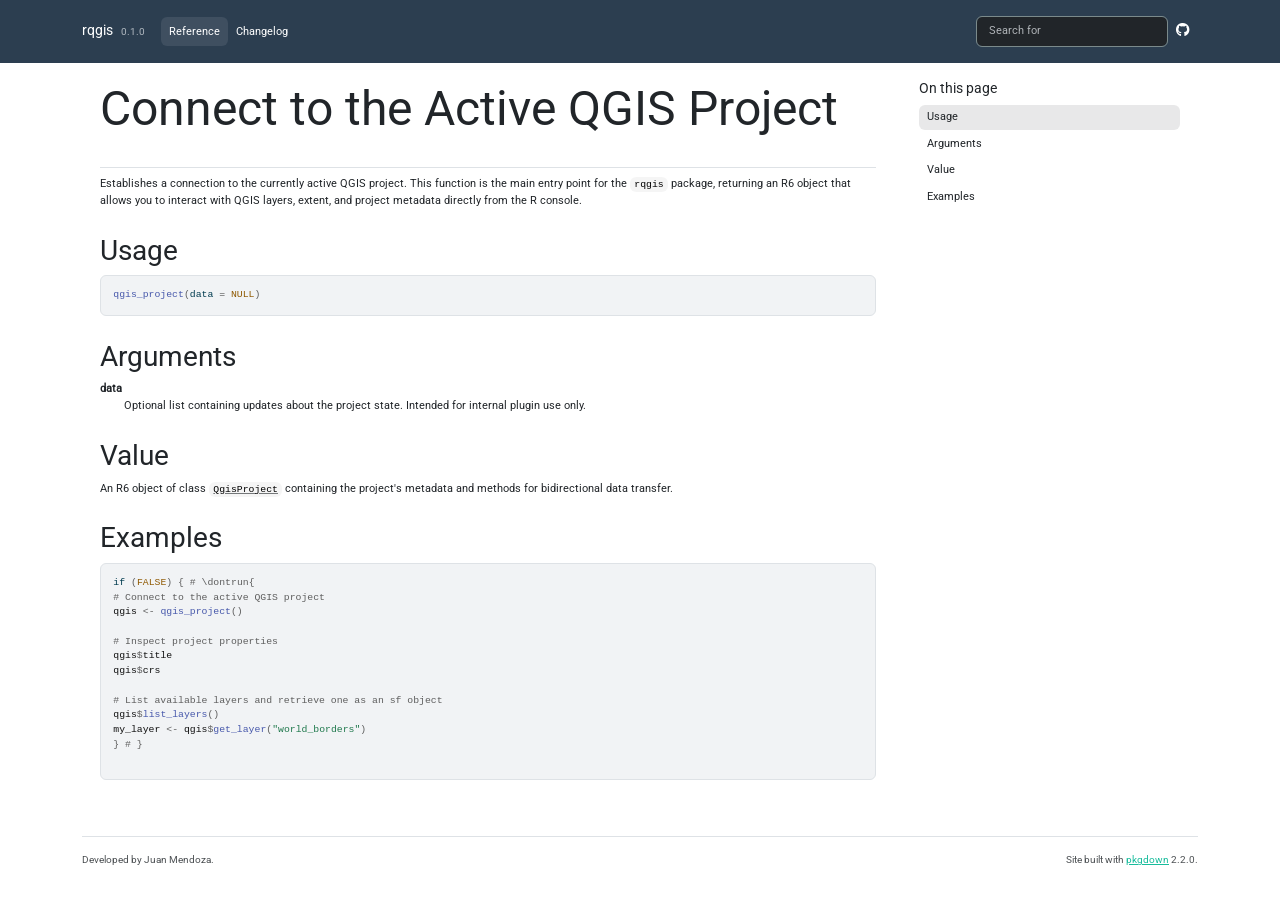
<file: reference/qgis_project.html>
<!DOCTYPE html>
<!-- Generated by pkgdown: do not edit by hand --><html lang="en"><head><meta http-equiv="Content-Type" content="text/html; charset=UTF-8"><meta charset="utf-8"><meta http-equiv="X-UA-Compatible" content="IE=edge"><meta name="viewport" content="width=device-width, initial-scale=1, shrink-to-fit=no"><title>Connect to the Active QGIS Project — qgis_project • rqgis</title><script src="../deps/jquery-3.6.0/jquery-3.6.0.min.js"></script><meta name="viewport" content="width=device-width, initial-scale=1, shrink-to-fit=no"><link href="../deps/bootstrap-5.3.1/bootstrap.min.css" rel="stylesheet"><script src="../deps/bootstrap-5.3.1/bootstrap.bundle.min.js"></script><link href="../deps/Roboto-0.4.10/font.css" rel="stylesheet"><link href="../deps/font-awesome-6.5.2/css/all.min.css" rel="stylesheet"><link href="../deps/font-awesome-6.5.2/css/v4-shims.min.css" rel="stylesheet"><script src="../deps/headroom-0.11.0/headroom.min.js"></script><script src="../deps/headroom-0.11.0/jQuery.headroom.min.js"></script><script src="../deps/bootstrap-toc-1.0.1/bootstrap-toc.min.js"></script><script src="../deps/clipboard.js-2.0.11/clipboard.min.js"></script><script src="../deps/search-1.0.0/autocomplete.jquery.min.js"></script><script src="../deps/search-1.0.0/fuse.min.js"></script><script src="../deps/search-1.0.0/mark.min.js"></script><!-- pkgdown --><script src="../pkgdown.js"></script><meta property="og:title" content="Connect to the Active QGIS Project — qgis_project"><meta name="description" content="Establishes a connection to the currently active QGIS project. This function
is the main entry point for the rqgis package, returning an R6 object
that allows you to interact with QGIS layers, extent, and project metadata directly
from the R console."><meta property="og:description" content="Establishes a connection to the currently active QGIS project. This function
is the main entry point for the rqgis package, returning an R6 object
that allows you to interact with QGIS layers, extent, and project metadata directly
from the R console."></head><body>
    <a href="#main" class="visually-hidden-focusable">Skip to contents</a>


    <nav class="navbar navbar-expand-lg fixed-top bg-primary" data-bs-theme="dark" aria-label="Site navigation"><div class="container">

    <a class="navbar-brand me-2" href="../index.html">rqgis</a>

    <small class="nav-text text-muted me-auto" data-bs-toggle="tooltip" data-bs-placement="bottom" title="">0.1.0</small>


    <button class="navbar-toggler" type="button" data-bs-toggle="collapse" data-bs-target="#navbar" aria-controls="navbar" aria-expanded="false" aria-label="Toggle navigation">
      <span class="navbar-toggler-icon"></span>
    </button>

    <div id="navbar" class="collapse navbar-collapse ms-3">
      <ul class="navbar-nav me-auto"><li class="active nav-item"><a class="nav-link" href="../reference/index.html">Reference</a></li>
<li class="nav-item"><a class="nav-link" href="../news/index.html">Changelog</a></li>
      </ul><ul class="navbar-nav"><li class="nav-item"><form class="form-inline" role="search">
 <input class="form-control" type="search" name="search-input" id="search-input" autocomplete="off" aria-label="Search site" placeholder="Search for" data-search-index="../search.json"></form></li>
<li class="nav-item"><a class="external-link nav-link" href="https://github.com/jsmendozap/rqgis" aria-label="GitHub"><span class="fa fab fa-github fa-lg"></span></a></li>
      </ul></div>


  </div>
</nav><div class="container template-reference-topic">
<div class="row">
  <main id="main" class="col-md-9"><div class="page-header">

      <h1>Connect to the Active QGIS Project</h1>

      <div class="d-none name"><code>qgis_project.Rd</code></div>
    </div>

    <div class="ref-description section level2">
    <p>Establishes a connection to the currently active QGIS project. This function
is the main entry point for the <code>rqgis</code> package, returning an R6 object
that allows you to interact with QGIS layers, extent, and project metadata directly
from the R console.</p>
    </div>

    <div class="section level2">
    <h2 id="ref-usage">Usage<a class="anchor" aria-label="anchor" href="#ref-usage"></a></h2>
    <div class="sourceCode"><pre class="sourceCode r"><code><span><span class="fu">qgis_project</span><span class="op">(</span>data <span class="op">=</span> <span class="cn">NULL</span><span class="op">)</span></span></code></pre></div>
    </div>

    <div class="section level2">
    <h2 id="arguments">Arguments<a class="anchor" aria-label="anchor" href="#arguments"></a></h2>


<dl><dt id="arg-data">data<a class="anchor" aria-label="anchor" href="#arg-data"></a></dt>
<dd><p>Optional list containing updates about the project state. Intended for internal plugin use only.</p></dd>

</dl></div>
    <div class="section level2">
    <h2 id="value">Value<a class="anchor" aria-label="anchor" href="#value"></a></h2>
    <p>An R6 object of class <code><a href="QgisProject.html">QgisProject</a></code> containing the project's metadata
and methods for bidirectional data transfer.</p>
    </div>

    <div class="section level2">
    <h2 id="ref-examples">Examples<a class="anchor" aria-label="anchor" href="#ref-examples"></a></h2>
    <div class="sourceCode"><pre class="sourceCode r"><code><span class="r-in"><span><span class="kw">if</span> <span class="op">(</span><span class="cn">FALSE</span><span class="op">)</span> <span class="op">{</span> <span class="co"># \dontrun{</span></span></span>
<span class="r-in"><span><span class="co"># Connect to the active QGIS project</span></span></span>
<span class="r-in"><span><span class="va">qgis</span> <span class="op">&lt;-</span> <span class="fu">qgis_project</span><span class="op">(</span><span class="op">)</span></span></span>
<span class="r-in"><span></span></span>
<span class="r-in"><span><span class="co"># Inspect project properties</span></span></span>
<span class="r-in"><span><span class="va">qgis</span><span class="op">$</span><span class="va">title</span></span></span>
<span class="r-in"><span><span class="va">qgis</span><span class="op">$</span><span class="va">crs</span></span></span>
<span class="r-in"><span></span></span>
<span class="r-in"><span><span class="co"># List available layers and retrieve one as an sf object</span></span></span>
<span class="r-in"><span><span class="va">qgis</span><span class="op">$</span><span class="fu">list_layers</span><span class="op">(</span><span class="op">)</span></span></span>
<span class="r-in"><span><span class="va">my_layer</span> <span class="op">&lt;-</span> <span class="va">qgis</span><span class="op">$</span><span class="fu">get_layer</span><span class="op">(</span><span class="st">"world_borders"</span><span class="op">)</span></span></span>
<span class="r-in"><span><span class="op">}</span> <span class="co"># }</span></span></span>
<span class="r-in"><span></span></span>
</code></pre></div>
    </div>
  </main><aside class="col-md-3"><nav id="toc" aria-label="Table of contents"><h2>On this page</h2>
    </nav></aside></div>


    <footer><div class="pkgdown-footer-left">
  <p>Developed by Juan Mendoza.</p>
</div>

<div class="pkgdown-footer-right">
  <p>Site built with <a href="https://pkgdown.r-lib.org/" class="external-link">pkgdown</a> 2.2.0.</p>
</div>

    </footer></div>





  </body></html>
</file>
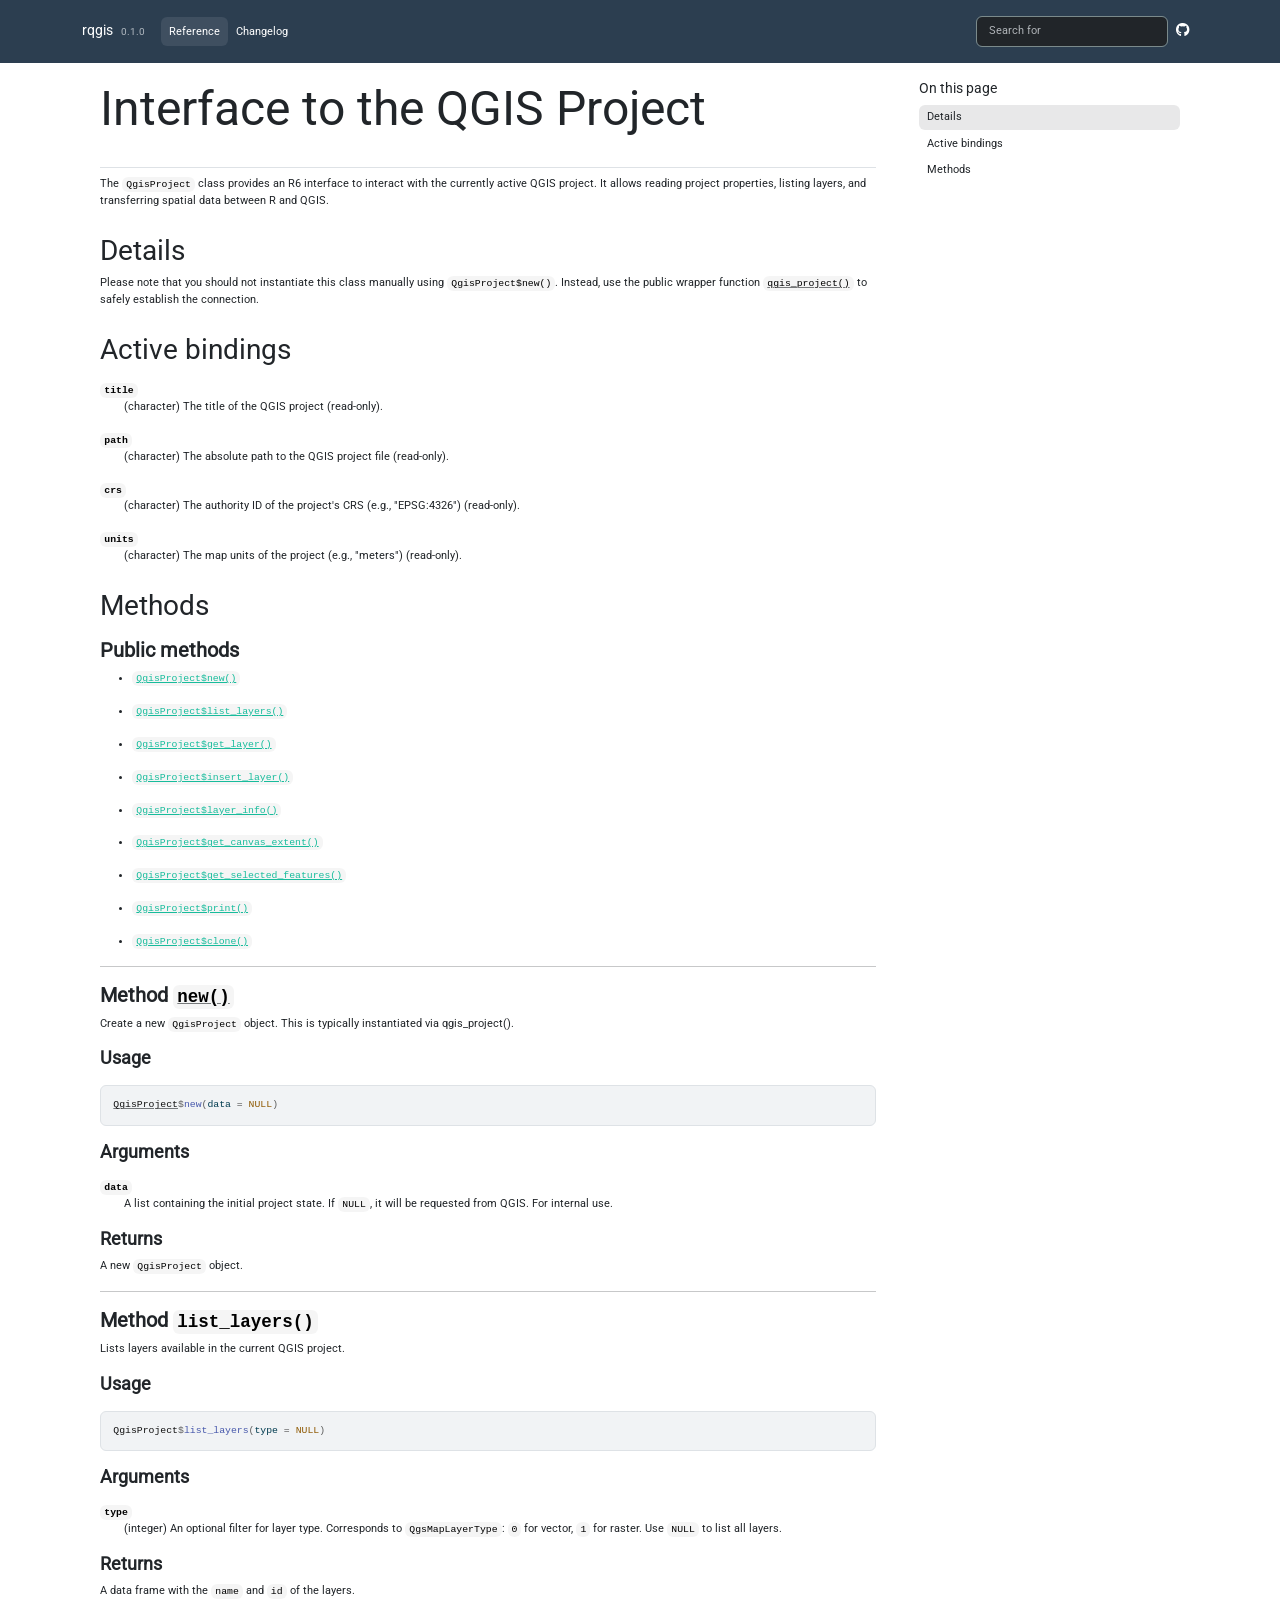
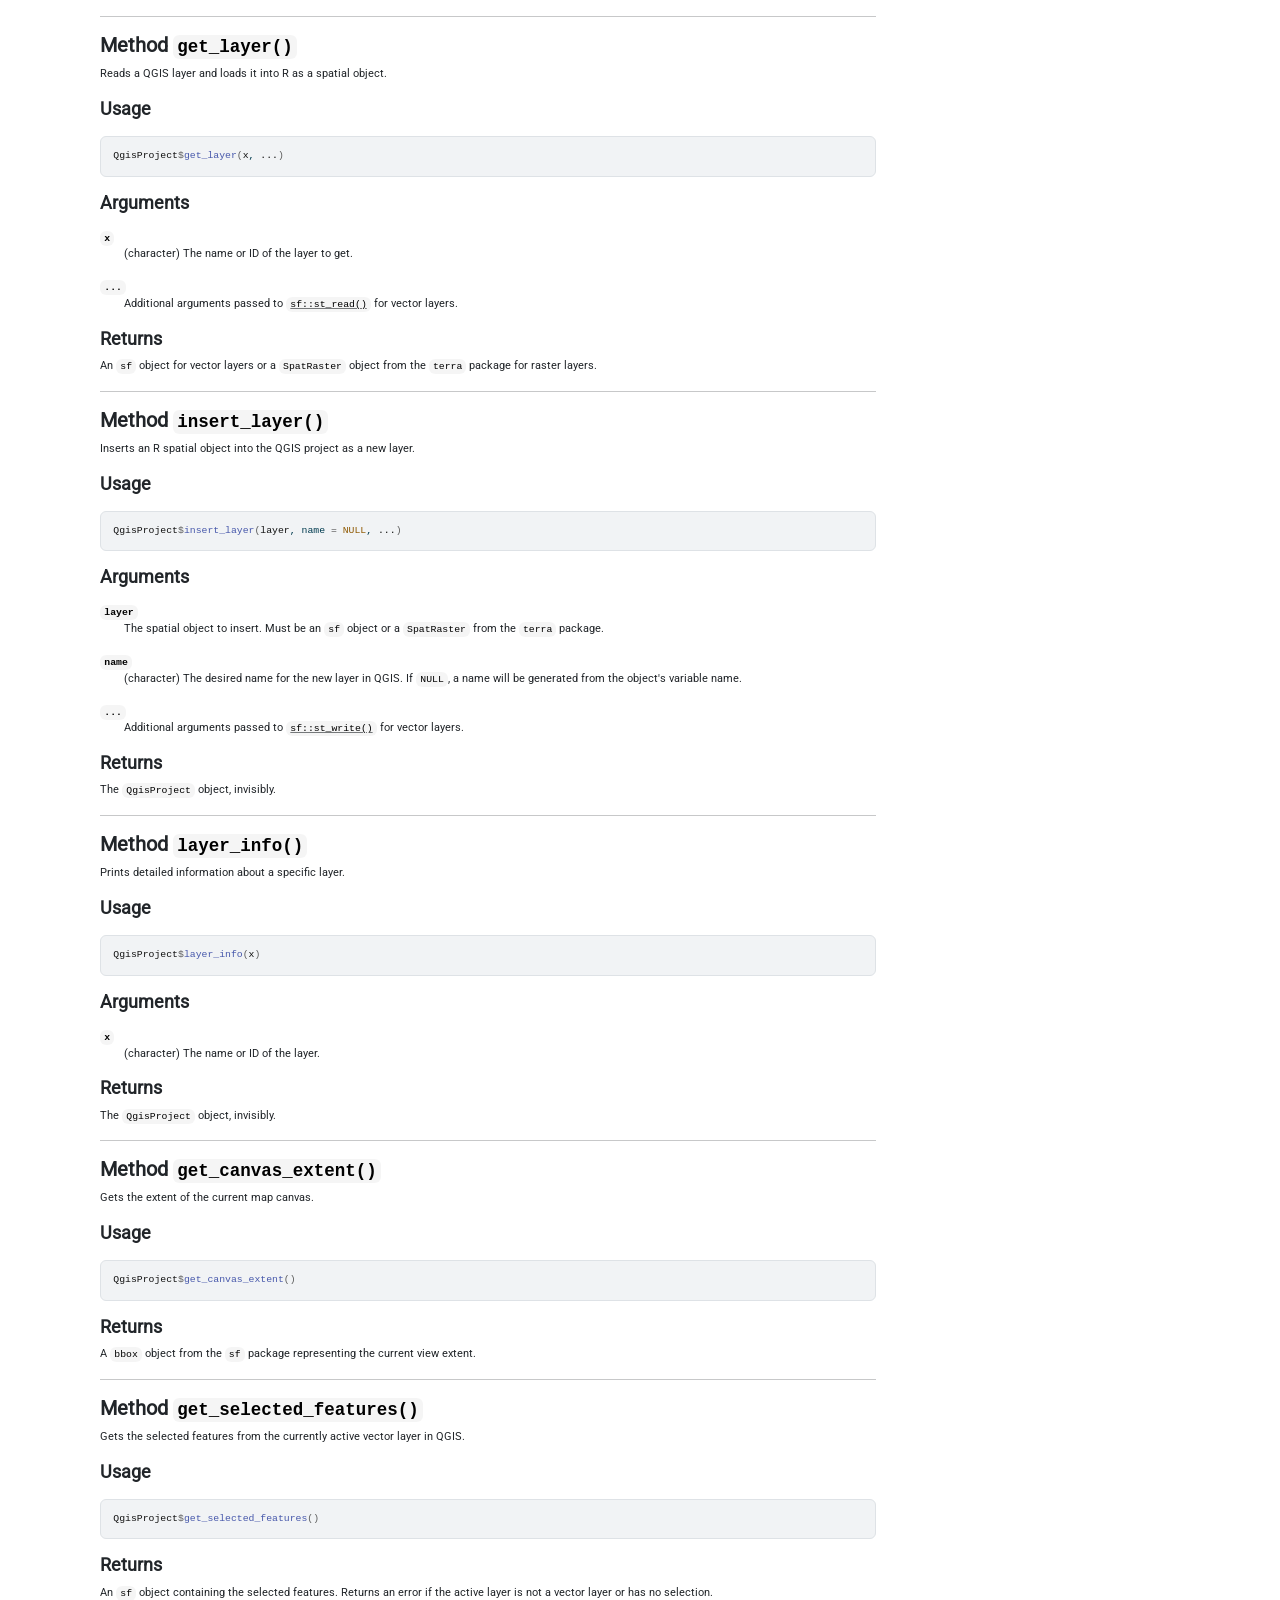
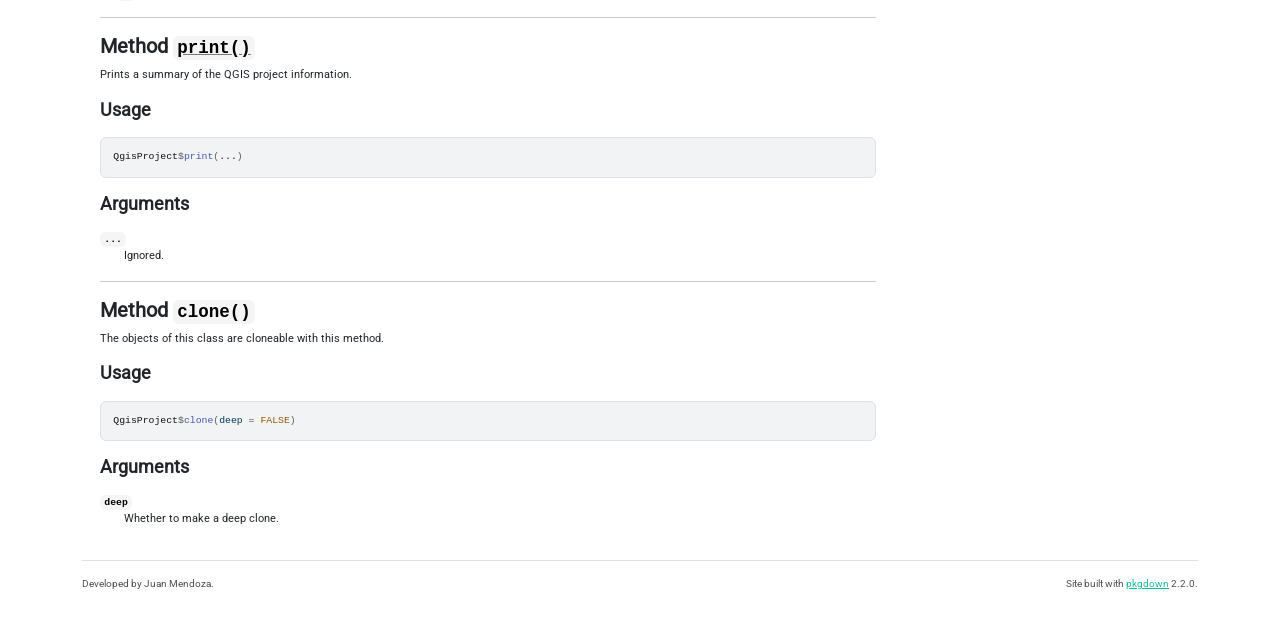
<file: reference/QgisProject.html>
<!DOCTYPE html>
<!-- Generated by pkgdown: do not edit by hand --><html lang="en"><head><meta http-equiv="Content-Type" content="text/html; charset=UTF-8"><meta charset="utf-8"><meta http-equiv="X-UA-Compatible" content="IE=edge"><meta name="viewport" content="width=device-width, initial-scale=1, shrink-to-fit=no"><title>Interface to the QGIS Project — QgisProject • rqgis</title><script src="../deps/jquery-3.6.0/jquery-3.6.0.min.js"></script><meta name="viewport" content="width=device-width, initial-scale=1, shrink-to-fit=no"><link href="../deps/bootstrap-5.3.1/bootstrap.min.css" rel="stylesheet"><script src="../deps/bootstrap-5.3.1/bootstrap.bundle.min.js"></script><link href="../deps/Roboto-0.4.10/font.css" rel="stylesheet"><link href="../deps/font-awesome-6.5.2/css/all.min.css" rel="stylesheet"><link href="../deps/font-awesome-6.5.2/css/v4-shims.min.css" rel="stylesheet"><script src="../deps/headroom-0.11.0/headroom.min.js"></script><script src="../deps/headroom-0.11.0/jQuery.headroom.min.js"></script><script src="../deps/bootstrap-toc-1.0.1/bootstrap-toc.min.js"></script><script src="../deps/clipboard.js-2.0.11/clipboard.min.js"></script><script src="../deps/search-1.0.0/autocomplete.jquery.min.js"></script><script src="../deps/search-1.0.0/fuse.min.js"></script><script src="../deps/search-1.0.0/mark.min.js"></script><!-- pkgdown --><script src="../pkgdown.js"></script><meta property="og:title" content="Interface to the QGIS Project — QgisProject"><meta name="description" content="The QgisProject class provides an R6 interface to interact with the
currently active QGIS project. It allows reading project properties, listing
layers, and transferring spatial data between R and QGIS."><meta property="og:description" content="The QgisProject class provides an R6 interface to interact with the
currently active QGIS project. It allows reading project properties, listing
layers, and transferring spatial data between R and QGIS."></head><body>
    <a href="#main" class="visually-hidden-focusable">Skip to contents</a>


    <nav class="navbar navbar-expand-lg fixed-top bg-primary" data-bs-theme="dark" aria-label="Site navigation"><div class="container">

    <a class="navbar-brand me-2" href="../index.html">rqgis</a>

    <small class="nav-text text-muted me-auto" data-bs-toggle="tooltip" data-bs-placement="bottom" title="">0.1.0</small>


    <button class="navbar-toggler" type="button" data-bs-toggle="collapse" data-bs-target="#navbar" aria-controls="navbar" aria-expanded="false" aria-label="Toggle navigation">
      <span class="navbar-toggler-icon"></span>
    </button>

    <div id="navbar" class="collapse navbar-collapse ms-3">
      <ul class="navbar-nav me-auto"><li class="active nav-item"><a class="nav-link" href="../reference/index.html">Reference</a></li>
<li class="nav-item"><a class="nav-link" href="../news/index.html">Changelog</a></li>
      </ul><ul class="navbar-nav"><li class="nav-item"><form class="form-inline" role="search">
 <input class="form-control" type="search" name="search-input" id="search-input" autocomplete="off" aria-label="Search site" placeholder="Search for" data-search-index="../search.json"></form></li>
<li class="nav-item"><a class="external-link nav-link" href="https://github.com/jsmendozap/rqgis" aria-label="GitHub"><span class="fa fab fa-github fa-lg"></span></a></li>
      </ul></div>


  </div>
</nav><div class="container template-reference-topic">
<div class="row">
  <main id="main" class="col-md-9"><div class="page-header">

      <h1>Interface to the QGIS Project</h1>

      <div class="d-none name"><code>QgisProject.Rd</code></div>
    </div>

    <div class="ref-description section level2">
    <p>The <code>QgisProject</code> class provides an R6 interface to interact with the
currently active QGIS project. It allows reading project properties, listing
layers, and transferring spatial data between R and QGIS.</p>
    </div>


    <div class="section level2">
    <h2 id="details">Details<a class="anchor" aria-label="anchor" href="#details"></a></h2>
    <p>Please note that you should not instantiate this class manually using
<code>QgisProject$new()</code>. Instead, use the public wrapper function
<code><a href="qgis_project.html">qgis_project()</a></code> to safely establish the connection.</p>
    </div>
    <div class="section level2">
    <h2 id="active-bindings">Active bindings<a class="anchor" aria-label="anchor" href="#active-bindings"></a></h2>
    <p></p><div class="r6-active-bindings"><dl><dt><code>title</code></dt>
<dd><p>(character) The title of the QGIS project (read-only).</p></dd>


<dt><code>path</code></dt>
<dd><p>(character) The absolute path to the QGIS project file (read-only).</p></dd>


<dt><code>crs</code></dt>
<dd><p>(character) The authority ID of the project's CRS (e.g., "EPSG:4326") (read-only).</p></dd>


<dt><code>units</code></dt>
<dd><p>(character) The map units of the project (e.g., "meters") (read-only).</p></dd>


</dl><p></p></div>
    </div>
    <div class="section level2">
    <h2 id="methods">Methods<a class="anchor" aria-label="anchor" href="#methods"></a></h2>

<div class="section">
<h3 id="public-methods">Public methods<a class="anchor" aria-label="anchor" href="#public-methods"></a></h3>

<ul><li><p><a href="#method-QgisProject-new"><code>QgisProject$new()</code></a></p></li>
<li><p><a href="#method-QgisProject-list_layers"><code>QgisProject$list_layers()</code></a></p></li>
<li><p><a href="#method-QgisProject-get_layer"><code>QgisProject$get_layer()</code></a></p></li>
<li><p><a href="#method-QgisProject-insert_layer"><code>QgisProject$insert_layer()</code></a></p></li>
<li><p><a href="#method-QgisProject-layer_info"><code>QgisProject$layer_info()</code></a></p></li>
<li><p><a href="#method-QgisProject-get_canvas_extent"><code>QgisProject$get_canvas_extent()</code></a></p></li>
<li><p><a href="#method-QgisProject-get_selected_features"><code>QgisProject$get_selected_features()</code></a></p></li>
<li><p><a href="#method-QgisProject-print"><code>QgisProject$print()</code></a></p></li>
<li><p><a href="#method-QgisProject-clone"><code>QgisProject$clone()</code></a></p></li>
</ul></div><p></p><hr><a id="method-QgisProject-new"></a><div class="section">
<h3 id="method-new-">Method <code><a href="https://rdrr.io/r/methods/new.html" class="external-link">new()</a></code><a class="anchor" aria-label="anchor" href="#method-new-"></a></h3>
<p>Create a new <code>QgisProject</code> object.
This is typically instantiated via qgis_project().</p><div class="section">
<h4 id="usage">Usage<a class="anchor" aria-label="anchor" href="#usage"></a></h4>
<p></p><div class="r"><div class="sourceCode"><pre><code><span><span class="va"><a href="../reference/QgisProject.html">QgisProject</a></span><span class="op">$</span><span class="fu">new</span><span class="op">(</span>data <span class="op">=</span> <span class="cn">NULL</span><span class="op">)</span></span></code></pre></div><p></p></div>
</div>

<div class="section">
<h4 id="arguments">Arguments<a class="anchor" aria-label="anchor" href="#arguments"></a></h4>
<p></p><div class="arguments"><dl><dt><code>data</code></dt>
<dd><p>A list containing the initial project state.
If <code>NULL</code>, it will be requested from QGIS. For internal use.</p></dd>


</dl><p></p></div>
</div>
<div class="section">
<h4 id="returns">Returns<a class="anchor" aria-label="anchor" href="#returns"></a></h4>
<p>A new <code>QgisProject</code> object.</p>
</div>

</div><p></p><hr><a id="method-QgisProject-list_layers"></a><div class="section">
<h3 id="method-list-layers-">Method <code>list_layers()</code><a class="anchor" aria-label="anchor" href="#method-list-layers-"></a></h3>
<p>Lists layers available in the current QGIS project.</p><div class="section">
<h4 id="usage-1">Usage<a class="anchor" aria-label="anchor" href="#usage-1"></a></h4>
<p></p><div class="r"><div class="sourceCode"><pre><code><span><span class="va">QgisProject</span><span class="op">$</span><span class="fu">list_layers</span><span class="op">(</span>type <span class="op">=</span> <span class="cn">NULL</span><span class="op">)</span></span></code></pre></div><p></p></div>
</div>

<div class="section">
<h4 id="arguments-1">Arguments<a class="anchor" aria-label="anchor" href="#arguments-1"></a></h4>
<p></p><div class="arguments"><dl><dt><code>type</code></dt>
<dd><p>(integer) An optional filter for layer type.
Corresponds to <code>QgsMapLayerType</code>: <code>0</code> for vector, <code>1</code> for raster.
Use <code>NULL</code> to list all layers.</p></dd>


</dl><p></p></div>
</div>
<div class="section">
<h4 id="returns-1">Returns<a class="anchor" aria-label="anchor" href="#returns-1"></a></h4>
<p>A data frame with the <code>name</code> and <code>id</code> of the layers.</p>
</div>

</div><p></p><hr><a id="method-QgisProject-get_layer"></a><div class="section">
<h3 id="method-get-layer-">Method <code>get_layer()</code><a class="anchor" aria-label="anchor" href="#method-get-layer-"></a></h3>
<p>Reads a QGIS layer and loads it into R as a spatial object.</p><div class="section">
<h4 id="usage-2">Usage<a class="anchor" aria-label="anchor" href="#usage-2"></a></h4>
<p></p><div class="r"><div class="sourceCode"><pre><code><span><span class="va">QgisProject</span><span class="op">$</span><span class="fu">get_layer</span><span class="op">(</span><span class="va">x</span>, <span class="va">...</span><span class="op">)</span></span></code></pre></div><p></p></div>
</div>

<div class="section">
<h4 id="arguments-2">Arguments<a class="anchor" aria-label="anchor" href="#arguments-2"></a></h4>
<p></p><div class="arguments"><dl><dt><code>x</code></dt>
<dd><p>(character) The name or ID of the layer to get.</p></dd>


<dt><code>...</code></dt>
<dd><p>Additional arguments passed to <code><a href="https://r-spatial.github.io/sf/reference/st_read.html" class="external-link">sf::st_read()</a></code> for vector
layers.</p></dd>


</dl><p></p></div>
</div>
<div class="section">
<h4 id="returns-2">Returns<a class="anchor" aria-label="anchor" href="#returns-2"></a></h4>
<p>An <code>sf</code> object for vector layers or a <code>SpatRaster</code> object
from the <code>terra</code> package for raster layers.</p>
</div>

</div><p></p><hr><a id="method-QgisProject-insert_layer"></a><div class="section">
<h3 id="method-insert-layer-">Method <code>insert_layer()</code><a class="anchor" aria-label="anchor" href="#method-insert-layer-"></a></h3>
<p>Inserts an R spatial object into the QGIS project as a new layer.</p><div class="section">
<h4 id="usage-3">Usage<a class="anchor" aria-label="anchor" href="#usage-3"></a></h4>
<p></p><div class="r"><div class="sourceCode"><pre><code><span><span class="va">QgisProject</span><span class="op">$</span><span class="fu">insert_layer</span><span class="op">(</span><span class="va">layer</span>, name <span class="op">=</span> <span class="cn">NULL</span>, <span class="va">...</span><span class="op">)</span></span></code></pre></div><p></p></div>
</div>

<div class="section">
<h4 id="arguments-3">Arguments<a class="anchor" aria-label="anchor" href="#arguments-3"></a></h4>
<p></p><div class="arguments"><dl><dt><code>layer</code></dt>
<dd><p>The spatial object to insert. Must be an <code>sf</code> object or
a <code>SpatRaster</code> from the <code>terra</code> package.</p></dd>


<dt><code>name</code></dt>
<dd><p>(character) The desired name for the new layer in QGIS.
If <code>NULL</code>, a name will be generated from the object's variable name.</p></dd>


<dt><code>...</code></dt>
<dd><p>Additional arguments passed to <code><a href="https://r-spatial.github.io/sf/reference/st_write.html" class="external-link">sf::st_write()</a></code> for vector
layers.</p></dd>


</dl><p></p></div>
</div>
<div class="section">
<h4 id="returns-3">Returns<a class="anchor" aria-label="anchor" href="#returns-3"></a></h4>
<p>The <code>QgisProject</code> object, invisibly.</p>
</div>

</div><p></p><hr><a id="method-QgisProject-layer_info"></a><div class="section">
<h3 id="method-layer-info-">Method <code>layer_info()</code><a class="anchor" aria-label="anchor" href="#method-layer-info-"></a></h3>
<p>Prints detailed information about a specific layer.</p><div class="section">
<h4 id="usage-4">Usage<a class="anchor" aria-label="anchor" href="#usage-4"></a></h4>
<p></p><div class="r"><div class="sourceCode"><pre><code><span><span class="va">QgisProject</span><span class="op">$</span><span class="fu">layer_info</span><span class="op">(</span><span class="va">x</span><span class="op">)</span></span></code></pre></div><p></p></div>
</div>

<div class="section">
<h4 id="arguments-4">Arguments<a class="anchor" aria-label="anchor" href="#arguments-4"></a></h4>
<p></p><div class="arguments"><dl><dt><code>x</code></dt>
<dd><p>(character) The name or ID of the layer.</p></dd>


</dl><p></p></div>
</div>
<div class="section">
<h4 id="returns-4">Returns<a class="anchor" aria-label="anchor" href="#returns-4"></a></h4>
<p>The <code>QgisProject</code> object, invisibly.</p>
</div>

</div><p></p><hr><a id="method-QgisProject-get_canvas_extent"></a><div class="section">
<h3 id="method-get-canvas-extent-">Method <code>get_canvas_extent()</code><a class="anchor" aria-label="anchor" href="#method-get-canvas-extent-"></a></h3>
<p>Gets the extent of the current map canvas.</p><div class="section">
<h4 id="usage-5">Usage<a class="anchor" aria-label="anchor" href="#usage-5"></a></h4>
<p></p><div class="r"><div class="sourceCode"><pre><code><span><span class="va">QgisProject</span><span class="op">$</span><span class="fu">get_canvas_extent</span><span class="op">(</span><span class="op">)</span></span></code></pre></div><p></p></div>
</div>

<div class="section">
<h4 id="returns-5">Returns<a class="anchor" aria-label="anchor" href="#returns-5"></a></h4>
<p>A <code>bbox</code> object from the <code>sf</code> package representing the
current view extent.</p>
</div>

</div><p></p><hr><a id="method-QgisProject-get_selected_features"></a><div class="section">
<h3 id="method-get-selected-features-">Method <code>get_selected_features()</code><a class="anchor" aria-label="anchor" href="#method-get-selected-features-"></a></h3>
<p>Gets the selected features from the currently active vector layer in QGIS.</p><div class="section">
<h4 id="usage-6">Usage<a class="anchor" aria-label="anchor" href="#usage-6"></a></h4>
<p></p><div class="r"><div class="sourceCode"><pre><code><span><span class="va">QgisProject</span><span class="op">$</span><span class="fu">get_selected_features</span><span class="op">(</span><span class="op">)</span></span></code></pre></div><p></p></div>
</div>

<div class="section">
<h4 id="returns-6">Returns<a class="anchor" aria-label="anchor" href="#returns-6"></a></h4>
<p>An <code>sf</code> object containing the selected features.
Returns an error if the active layer is not a vector layer or has no
selection.</p>
</div>

</div><p></p><hr><a id="method-QgisProject-print"></a><div class="section">
<h3 id="method-print-">Method <code><a href="https://rdrr.io/r/base/print.html" class="external-link">print()</a></code><a class="anchor" aria-label="anchor" href="#method-print-"></a></h3>
<p>Prints a summary of the QGIS project information.</p><div class="section">
<h4 id="usage-7">Usage<a class="anchor" aria-label="anchor" href="#usage-7"></a></h4>
<p></p><div class="r"><div class="sourceCode"><pre><code><span><span class="va">QgisProject</span><span class="op">$</span><span class="fu">print</span><span class="op">(</span><span class="va">...</span><span class="op">)</span></span></code></pre></div><p></p></div>
</div>

<div class="section">
<h4 id="arguments-5">Arguments<a class="anchor" aria-label="anchor" href="#arguments-5"></a></h4>
<p></p><div class="arguments"><dl><dt><code>...</code></dt>
<dd><p>Ignored.</p></dd>


</dl><p></p></div>
</div>

</div><p></p><hr><a id="method-QgisProject-clone"></a><div class="section">
<h3 id="method-clone-">Method <code>clone()</code><a class="anchor" aria-label="anchor" href="#method-clone-"></a></h3>
<p>The objects of this class are cloneable with this method.</p><div class="section">
<h4 id="usage-8">Usage<a class="anchor" aria-label="anchor" href="#usage-8"></a></h4>
<p></p><div class="r"><div class="sourceCode"><pre><code><span><span class="va">QgisProject</span><span class="op">$</span><span class="fu">clone</span><span class="op">(</span>deep <span class="op">=</span> <span class="cn">FALSE</span><span class="op">)</span></span></code></pre></div><p></p></div>
</div>

<div class="section">
<h4 id="arguments-6">Arguments<a class="anchor" aria-label="anchor" href="#arguments-6"></a></h4>
<p></p><div class="arguments"><dl><dt><code>deep</code></dt>
<dd><p>Whether to make a deep clone.</p></dd>


</dl><p></p></div>
</div>

</div>

    </div>

  </main><aside class="col-md-3"><nav id="toc" aria-label="Table of contents"><h2>On this page</h2>
    </nav></aside></div>


    <footer><div class="pkgdown-footer-left">
  <p>Developed by Juan Mendoza.</p>
</div>

<div class="pkgdown-footer-right">
  <p>Site built with <a href="https://pkgdown.r-lib.org/" class="external-link">pkgdown</a> 2.2.0.</p>
</div>

    </footer></div>





  </body></html>
</file>
<file: deps/Roboto-0.4.10/font.css>
/* cyrillic-ext */
@font-face {
  font-family: 'Roboto';
  font-style: normal;
  font-weight: 400;
  font-stretch: 100%;
  font-display: swap;
  src: url(KFOMCnqEu92Fr1ME7kSn66aGLdTylUAMQXC89YmC2DPNWubEbVmZiArmlw.woff2) format('woff2');
  unicode-range: U+0460-052F, U+1C80-1C8A, U+20B4, U+2DE0-2DFF, U+A640-A69F, U+FE2E-FE2F;
}
/* cyrillic */
@font-face {
  font-family: 'Roboto';
  font-style: normal;
  font-weight: 400;
  font-stretch: 100%;
  font-display: swap;
  src: url(KFOMCnqEu92Fr1ME7kSn66aGLdTylUAMQXC89YmC2DPNWubEbVmQiArmlw.woff2) format('woff2');
  unicode-range: U+0301, U+0400-045F, U+0490-0491, U+04B0-04B1, U+2116;
}
/* greek-ext */
@font-face {
  font-family: 'Roboto';
  font-style: normal;
  font-weight: 400;
  font-stretch: 100%;
  font-display: swap;
  src: url(KFOMCnqEu92Fr1ME7kSn66aGLdTylUAMQXC89YmC2DPNWubEbVmYiArmlw.woff2) format('woff2');
  unicode-range: U+1F00-1FFF;
}
/* greek */
@font-face {
  font-family: 'Roboto';
  font-style: normal;
  font-weight: 400;
  font-stretch: 100%;
  font-display: swap;
  src: url(KFOMCnqEu92Fr1ME7kSn66aGLdTylUAMQXC89YmC2DPNWubEbVmXiArmlw.woff2) format('woff2');
  unicode-range: U+0370-0377, U+037A-037F, U+0384-038A, U+038C, U+038E-03A1, U+03A3-03FF;
}
/* math */
@font-face {
  font-family: 'Roboto';
  font-style: normal;
  font-weight: 400;
  font-stretch: 100%;
  font-display: swap;
  src: url(KFOMCnqEu92Fr1ME7kSn66aGLdTylUAMQXC89YmC2DPNWubEbVnoiArmlw.woff2) format('woff2');
  unicode-range: U+0302-0303, U+0305, U+0307-0308, U+0310, U+0312, U+0315, U+031A, U+0326-0327, U+032C, U+032F-0330, U+0332-0333, U+0338, U+033A, U+0346, U+034D, U+0391-03A1, U+03A3-03A9, U+03B1-03C9, U+03D1, U+03D5-03D6, U+03F0-03F1, U+03F4-03F5, U+2016-2017, U+2034-2038, U+203C, U+2040, U+2043, U+2047, U+2050, U+2057, U+205F, U+2070-2071, U+2074-208E, U+2090-209C, U+20D0-20DC, U+20E1, U+20E5-20EF, U+2100-2112, U+2114-2115, U+2117-2121, U+2123-214F, U+2190, U+2192, U+2194-21AE, U+21B0-21E5, U+21F1-21F2, U+21F4-2211, U+2213-2214, U+2216-22FF, U+2308-230B, U+2310, U+2319, U+231C-2321, U+2336-237A, U+237C, U+2395, U+239B-23B7, U+23D0, U+23DC-23E1, U+2474-2475, U+25AF, U+25B3, U+25B7, U+25BD, U+25C1, U+25CA, U+25CC, U+25FB, U+266D-266F, U+27C0-27FF, U+2900-2AFF, U+2B0E-2B11, U+2B30-2B4C, U+2BFE, U+3030, U+FF5B, U+FF5D, U+1D400-1D7FF, U+1EE00-1EEFF;
}
/* symbols */
@font-face {
  font-family: 'Roboto';
  font-style: normal;
  font-weight: 400;
  font-stretch: 100%;
  font-display: swap;
  src: url(KFOMCnqEu92Fr1ME7kSn66aGLdTylUAMQXC89YmC2DPNWubEbVn6iArmlw.woff2) format('woff2');
  unicode-range: U+0001-000C, U+000E-001F, U+007F-009F, U+20DD-20E0, U+20E2-20E4, U+2150-218F, U+2190, U+2192, U+2194-2199, U+21AF, U+21E6-21F0, U+21F3, U+2218-2219, U+2299, U+22C4-22C6, U+2300-243F, U+2440-244A, U+2460-24FF, U+25A0-27BF, U+2800-28FF, U+2921-2922, U+2981, U+29BF, U+29EB, U+2B00-2BFF, U+4DC0-4DFF, U+FFF9-FFFB, U+10140-1018E, U+10190-1019C, U+101A0, U+101D0-101FD, U+102E0-102FB, U+10E60-10E7E, U+1D2C0-1D2D3, U+1D2E0-1D37F, U+1F000-1F0FF, U+1F100-1F1AD, U+1F1E6-1F1FF, U+1F30D-1F30F, U+1F315, U+1F31C, U+1F31E, U+1F320-1F32C, U+1F336, U+1F378, U+1F37D, U+1F382, U+1F393-1F39F, U+1F3A7-1F3A8, U+1F3AC-1F3AF, U+1F3C2, U+1F3C4-1F3C6, U+1F3CA-1F3CE, U+1F3D4-1F3E0, U+1F3ED, U+1F3F1-1F3F3, U+1F3F5-1F3F7, U+1F408, U+1F415, U+1F41F, U+1F426, U+1F43F, U+1F441-1F442, U+1F444, U+1F446-1F449, U+1F44C-1F44E, U+1F453, U+1F46A, U+1F47D, U+1F4A3, U+1F4B0, U+1F4B3, U+1F4B9, U+1F4BB, U+1F4BF, U+1F4C8-1F4CB, U+1F4D6, U+1F4DA, U+1F4DF, U+1F4E3-1F4E6, U+1F4EA-1F4ED, U+1F4F7, U+1F4F9-1F4FB, U+1F4FD-1F4FE, U+1F503, U+1F507-1F50B, U+1F50D, U+1F512-1F513, U+1F53E-1F54A, U+1F54F-1F5FA, U+1F610, U+1F650-1F67F, U+1F687, U+1F68D, U+1F691, U+1F694, U+1F698, U+1F6AD, U+1F6B2, U+1F6B9-1F6BA, U+1F6BC, U+1F6C6-1F6CF, U+1F6D3-1F6D7, U+1F6E0-1F6EA, U+1F6F0-1F6F3, U+1F6F7-1F6FC, U+1F700-1F7FF, U+1F800-1F80B, U+1F810-1F847, U+1F850-1F859, U+1F860-1F887, U+1F890-1F8AD, U+1F8B0-1F8BB, U+1F8C0-1F8C1, U+1F900-1F90B, U+1F93B, U+1F946, U+1F984, U+1F996, U+1F9E9, U+1FA00-1FA6F, U+1FA70-1FA7C, U+1FA80-1FA89, U+1FA8F-1FAC6, U+1FACE-1FADC, U+1FADF-1FAE9, U+1FAF0-1FAF8, U+1FB00-1FBFF;
}
/* vietnamese */
@font-face {
  font-family: 'Roboto';
  font-style: normal;
  font-weight: 400;
  font-stretch: 100%;
  font-display: swap;
  src: url(KFOMCnqEu92Fr1ME7kSn66aGLdTylUAMQXC89YmC2DPNWubEbVmbiArmlw.woff2) format('woff2');
  unicode-range: U+0102-0103, U+0110-0111, U+0128-0129, U+0168-0169, U+01A0-01A1, U+01AF-01B0, U+0300-0301, U+0303-0304, U+0308-0309, U+0323, U+0329, U+1EA0-1EF9, U+20AB;
}
/* latin-ext */
@font-face {
  font-family: 'Roboto';
  font-style: normal;
  font-weight: 400;
  font-stretch: 100%;
  font-display: swap;
  src: url(KFOMCnqEu92Fr1ME7kSn66aGLdTylUAMQXC89YmC2DPNWubEbVmaiArmlw.woff2) format('woff2');
  unicode-range: U+0100-02BA, U+02BD-02C5, U+02C7-02CC, U+02CE-02D7, U+02DD-02FF, U+0304, U+0308, U+0329, U+1D00-1DBF, U+1E00-1E9F, U+1EF2-1EFF, U+2020, U+20A0-20AB, U+20AD-20C0, U+2113, U+2C60-2C7F, U+A720-A7FF;
}
/* latin */
@font-face {
  font-family: 'Roboto';
  font-style: normal;
  font-weight: 400;
  font-stretch: 100%;
  font-display: swap;
  src: url(KFOMCnqEu92Fr1ME7kSn66aGLdTylUAMQXC89YmC2DPNWubEbVmUiAo.woff2) format('woff2');
  unicode-range: U+0000-00FF, U+0131, U+0152-0153, U+02BB-02BC, U+02C6, U+02DA, U+02DC, U+0304, U+0308, U+0329, U+2000-206F, U+20AC, U+2122, U+2191, U+2193, U+2212, U+2215, U+FEFF, U+FFFD;
}
</file>
<file: deps/font-awesome-6.5.2/css/v4-shims.min.css>
/*!
 * Font Awesome Free 6.5.2 by @fontawesome - https://fontawesome.com
 * License - https://fontawesome.com/license/free (Icons: CC BY 4.0, Fonts: SIL OFL 1.1, Code: MIT License)
 * Copyright 2024 Fonticons, Inc.
 */
.fa.fa-glass:before{content:"\f000"}.fa.fa-envelope-o{font-family:"Font Awesome 6 Free";font-weight:400}.fa.fa-envelope-o:before{content:"\f0e0"}.fa.fa-star-o{font-family:"Font Awesome 6 Free";font-weight:400}.fa.fa-star-o:before{content:"\f005"}.fa.fa-close:before,.fa.fa-remove:before{content:"\f00d"}.fa.fa-gear:before{content:"\f013"}.fa.fa-trash-o{font-family:"Font Awesome 6 Free";font-weight:400}.fa.fa-trash-o:before{content:"\f2ed"}.fa.fa-home:before{content:"\f015"}.fa.fa-file-o{font-family:"Font Awesome 6 Free";font-weight:400}.fa.fa-file-o:before{content:"\f15b"}.fa.fa-clock-o{font-family:"Font Awesome 6 Free";font-weight:400}.fa.fa-clock-o:before{content:"\f017"}.fa.fa-arrow-circle-o-down{font-family:"Font Awesome 6 Free";font-weight:400}.fa.fa-arrow-circle-o-down:before{content:"\f358"}.fa.fa-arrow-circle-o-up{font-family:"Font Awesome 6 Free";font-weight:400}.fa.fa-arrow-circle-o-up:before{content:"\f35b"}.fa.fa-play-circle-o{font-family:"Font Awesome 6 Free";font-weight:400}.fa.fa-play-circle-o:before{content:"\f144"}.fa.fa-repeat:before,.fa.fa-rotate-right:before{content:"\f01e"}.fa.fa-refresh:before{content:"\f021"}.fa.fa-list-alt{font-family:"Font Awesome 6 Free";font-weight:400}.fa.fa-list-alt:before{content:"\f022"}.fa.fa-dedent:before{content:"\f03b"}.fa.fa-video-camera:before{content:"\f03d"}.fa.fa-picture-o{font-family:"Font Awesome 6 Free";font-weight:400}.fa.fa-picture-o:before{content:"\f03e"}.fa.fa-photo{font-family:"Font Awesome 6 Free";font-weight:400}.fa.fa-photo:before{content:"\f03e"}.fa.fa-image{font-family:"Font Awesome 6 Free";font-weight:400}.fa.fa-image:before{content:"\f03e"}.fa.fa-map-marker:before{content:"\f3c5"}.fa.fa-pencil-square-o{font-family:"Font Awesome 6 Free";font-weight:400}.fa.fa-pencil-square-o:before{content:"\f044"}.fa.fa-edit{font-family:"Font Awesome 6 Free";font-weight:400}.fa.fa-edit:before{content:"\f044"}.fa.fa-share-square-o:before{content:"\f14d"}.fa.fa-check-square-o{font-family:"Font Awesome 6 Free";font-weight:400}.fa.fa-check-square-o:before{content:"\f14a"}.fa.fa-arrows:before{content:"\f0b2"}.fa.fa-times-circle-o{font-family:"Font Awesome 6 Free";font-weight:400}.fa.fa-times-circle-o:before{content:"\f057"}.fa.fa-check-circle-o{font-family:"Font Awesome 6 Free";font-weight:400}.fa.fa-check-circle-o:before{content:"\f058"}.fa.fa-mail-forward:before{content:"\f064"}.fa.fa-expand:before{content:"\f424"}.fa.fa-compress:before{content:"\f422"}.fa.fa-eye,.fa.fa-eye-slash{font-family:"Font Awesome 6 Free";font-weight:400}.fa.fa-warning:before{content:"\f071"}.fa.fa-calendar:before{content:"\f073"}.fa.fa-arrows-v:before{content:"\f338"}.fa.fa-arrows-h:before{content:"\f337"}.fa.fa-bar-chart-o:before,.fa.fa-bar-chart:before{content:"\e0e3"}.fa.fa-twitter-square{font-family:"Font Awesome 6 Brands";font-weight:400}.fa.fa-twitter-square:before{content:"\f081"}.fa.fa-facebook-square{font-family:"Font Awesome 6 Brands";font-weight:400}.fa.fa-facebook-square:before{content:"\f082"}.fa.fa-gears:before{content:"\f085"}.fa.fa-thumbs-o-up{font-family:"Font Awesome 6 Free";font-weight:400}.fa.fa-thumbs-o-up:before{content:"\f164"}.fa.fa-thumbs-o-down{font-family:"Font Awesome 6 Free";font-weight:400}.fa.fa-thumbs-o-down:before{content:"\f165"}.fa.fa-heart-o{font-family:"Font Awesome 6 Free";font-weight:400}.fa.fa-heart-o:before{content:"\f004"}.fa.fa-sign-out:before{content:"\f2f5"}.fa.fa-linkedin-square{font-family:"Font Awesome 6 Brands";font-weight:400}.fa.fa-linkedin-square:before{content:"\f08c"}.fa.fa-thumb-tack:before{content:"\f08d"}.fa.fa-external-link:before{content:"\f35d"}.fa.fa-sign-in:before{content:"\f2f6"}.fa.fa-github-square{font-family:"Font Awesome 6 Brands";font-weight:400}.fa.fa-github-square:before{content:"\f092"}.fa.fa-lemon-o{font-family:"Font Awesome 6 Free";font-weight:400}.fa.fa-lemon-o:before{content:"\f094"}.fa.fa-square-o{font-family:"Font Awesome 6 Free";font-weight:400}.fa.fa-square-o:before{content:"\f0c8"}.fa.fa-bookmark-o{font-family:"Font Awesome 6 Free";font-weight:400}.fa.fa-bookmark-o:before{content:"\f02e"}.fa.fa-facebook,.fa.fa-twitter{font-family:"Font Awesome 6 Brands";font-weight:400}.fa.fa-facebook:before{content:"\f39e"}.fa.fa-facebook-f{font-family:"Font Awesome 6 Brands";font-weight:400}.fa.fa-facebook-f:before{content:"\f39e"}.fa.fa-github{font-family:"Font Awesome 6 Brands";font-weight:400}.fa.fa-credit-card{font-family:"Font Awesome 6 Free";font-weight:400}.fa.fa-feed:before{content:"\f09e"}.fa.fa-hdd-o{font-family:"Font Awesome 6 Free";font-weight:400}.fa.fa-hdd-o:before{content:"\f0a0"}.fa.fa-hand-o-right{font-family:"Font Awesome 6 Free";font-weight:400}.fa.fa-hand-o-right:before{content:"\f0a4"}.fa.fa-hand-o-left{font-family:"Font Awesome 6 Free";font-weight:400}.fa.fa-hand-o-left:before{content:"\f0a5"}.fa.fa-hand-o-up{font-family:"Font Awesome 6 Free";font-weight:400}.fa.fa-hand-o-up:before{content:"\f0a6"}.fa.fa-hand-o-down{font-family:"Font Awesome 6 Free";font-weight:400}.fa.fa-hand-o-down:before{content:"\f0a7"}.fa.fa-globe:before{content:"\f57d"}.fa.fa-tasks:before{content:"\f828"}.fa.fa-arrows-alt:before{content:"\f31e"}.fa.fa-group:before{content:"\f0c0"}.fa.fa-chain:before{content:"\f0c1"}.fa.fa-cut:before{content:"\f0c4"}.fa.fa-files-o{font-family:"Font Awesome 6 Free";font-weight:400}.fa.fa-files-o:before{content:"\f0c5"}.fa.fa-floppy-o{font-family:"Font Awesome 6 Free";font-weight:400}.fa.fa-floppy-o:before{content:"\f0c7"}.fa.fa-save{font-family:"Font Awesome 6 Free";font-weight:400}.fa.fa-save:before{content:"\f0c7"}.fa.fa-navicon:before,.fa.fa-reorder:before{content:"\f0c9"}.fa.fa-magic:before{content:"\e2ca"}.fa.fa-pinterest,.fa.fa-pinterest-square{font-family:"Font Awesome 6 Brands";font-weight:400}.fa.fa-pinterest-square:before{content:"\f0d3"}.fa.fa-google-plus-square{font-family:"Font Awesome 6 Brands";font-weight:400}.fa.fa-google-plus-square:before{content:"\f0d4"}.fa.fa-google-plus{font-family:"Font Awesome 6 Brands";font-weight:400}.fa.fa-google-plus:before{content:"\f0d5"}.fa.fa-money:before{content:"\f3d1"}.fa.fa-unsorted:before{content:"\f0dc"}.fa.fa-sort-desc:before{content:"\f0dd"}.fa.fa-sort-asc:before{content:"\f0de"}.fa.fa-linkedin{font-family:"Font Awesome 6 Brands";font-weight:400}.fa.fa-linkedin:before{content:"\f0e1"}.fa.fa-rotate-left:before{content:"\f0e2"}.fa.fa-legal:before{content:"\f0e3"}.fa.fa-dashboard:before,.fa.fa-tachometer:before{content:"\f625"}.fa.fa-comment-o{font-family:"Font Awesome 6 Free";font-weight:400}.fa.fa-comment-o:before{content:"\f075"}.fa.fa-comments-o{font-family:"Font Awesome 6 Free";font-weight:400}.fa.fa-comments-o:before{content:"\f086"}.fa.fa-flash:before{content:"\f0e7"}.fa.fa-clipboard:before{content:"\f0ea"}.fa.fa-lightbulb-o{font-family:"Font Awesome 6 Free";font-weight:400}.fa.fa-lightbulb-o:before{content:"\f0eb"}.fa.fa-exchange:before{content:"\f362"}.fa.fa-cloud-download:before{content:"\f0ed"}.fa.fa-cloud-upload:before{content:"\f0ee"}.fa.fa-bell-o{font-family:"Font Awesome 6 Free";font-weight:400}.fa.fa-bell-o:before{content:"\f0f3"}.fa.fa-cutlery:before{content:"\f2e7"}.fa.fa-file-text-o{font-family:"Font Awesome 6 Free";font-weight:400}.fa.fa-file-text-o:before{content:"\f15c"}.fa.fa-building-o{font-family:"Font Awesome 6 Free";font-weight:400}.fa.fa-building-o:before{content:"\f1ad"}.fa.fa-hospital-o{font-family:"Font Awesome 6 Free";font-weight:400}.fa.fa-hospital-o:before{content:"\f0f8"}.fa.fa-tablet:before{content:"\f3fa"}.fa.fa-mobile-phone:before,.fa.fa-mobile:before{content:"\f3cd"}.fa.fa-circle-o{font-family:"Font Awesome 6 Free";font-weight:400}.fa.fa-circle-o:before{content:"\f111"}.fa.fa-mail-reply:before{content:"\f3e5"}.fa.fa-github-alt{font-family:"Font Awesome 6 Brands";font-weight:400}.fa.fa-folder-o{font-family:"Font Awesome 6 Free";font-weight:400}.fa.fa-folder-o:before{content:"\f07b"}.fa.fa-folder-open-o{font-family:"Font Awesome 6 Free";font-weight:400}.fa.fa-folder-open-o:before{content:"\f07c"}.fa.fa-smile-o{font-family:"Font Awesome 6 Free";font-weight:400}.fa.fa-smile-o:before{content:"\f118"}.fa.fa-frown-o{font-family:"Font Awesome 6 Free";font-weight:400}.fa.fa-frown-o:before{content:"\f119"}.fa.fa-meh-o{font-family:"Font Awesome 6 Free";font-weight:400}.fa.fa-meh-o:before{content:"\f11a"}.fa.fa-keyboard-o{font-family:"Font Awesome 6 Free";font-weight:400}.fa.fa-keyboard-o:before{content:"\f11c"}.fa.fa-flag-o{font-family:"Font Awesome 6 Free";font-weight:400}.fa.fa-flag-o:before{content:"\f024"}.fa.fa-mail-reply-all:before{content:"\f122"}.fa.fa-star-half-o{font-family:"Font Awesome 6 Free";font-weight:400}.fa.fa-star-half-o:before{content:"\f5c0"}.fa.fa-star-half-empty{font-family:"Font Awesome 6 Free";font-weight:400}.fa.fa-star-half-empty:before{content:"\f5c0"}.fa.fa-star-half-full{font-family:"Font Awesome 6 Free";font-weight:400}.fa.fa-star-half-full:before{content:"\f5c0"}.fa.fa-code-fork:before{content:"\f126"}.fa.fa-chain-broken:before,.fa.fa-unlink:before{content:"\f127"}.fa.fa-calendar-o{font-family:"Font Awesome 6 Free";font-weight:400}.fa.fa-calendar-o:before{content:"\f133"}.fa.fa-css3,.fa.fa-html5,.fa.fa-maxcdn{font-family:"Font Awesome 6 Brands";font-weight:400}.fa.fa-unlock-alt:before{content:"\f09c"}.fa.fa-minus-square-o{font-family:"Font Awesome 6 Free";font-weight:400}.fa.fa-minus-square-o:before{content:"\f146"}.fa.fa-level-up:before{content:"\f3bf"}.fa.fa-level-down:before{content:"\f3be"}.fa.fa-pencil-square:before{content:"\f14b"}.fa.fa-external-link-square:before{content:"\f360"}.fa.fa-compass{font-family:"Font Awesome 6 Free";font-weight:400}.fa.fa-caret-square-o-down{font-family:"Font Awesome 6 Free";font-weight:400}.fa.fa-caret-square-o-down:before{content:"\f150"}.fa.fa-toggle-down{font-family:"Font Awesome 6 Free";font-weight:400}.fa.fa-toggle-down:before{content:"\f150"}.fa.fa-caret-square-o-up{font-family:"Font Awesome 6 Free";font-weight:400}.fa.fa-caret-square-o-up:before{content:"\f151"}.fa.fa-toggle-up{font-family:"Font Awesome 6 Free";font-weight:400}.fa.fa-toggle-up:before{content:"\f151"}.fa.fa-caret-square-o-right{font-family:"Font Awesome 6 Free";font-weight:400}.fa.fa-caret-square-o-right:before{content:"\f152"}.fa.fa-toggle-right{font-family:"Font Awesome 6 Free";font-weight:400}.fa.fa-toggle-right:before{content:"\f152"}.fa.fa-eur:before,.fa.fa-euro:before{content:"\f153"}.fa.fa-gbp:before{content:"\f154"}.fa.fa-dollar:before,.fa.fa-usd:before{content:"\24"}.fa.fa-inr:before,.fa.fa-rupee:before{content:"\e1bc"}.fa.fa-cny:before,.fa.fa-jpy:before,.fa.fa-rmb:before,.fa.fa-yen:before{content:"\f157"}.fa.fa-rouble:before,.fa.fa-rub:before,.fa.fa-ruble:before{content:"\f158"}.fa.fa-krw:before,.fa.fa-won:before{content:"\f159"}.fa.fa-bitcoin,.fa.fa-btc{font-family:"Font Awesome 6 Brands";font-weight:400}.fa.fa-bitcoin:before{content:"\f15a"}.fa.fa-file-text:before{content:"\f15c"}.fa.fa-sort-alpha-asc:before{content:"\f15d"}.fa.fa-sort-alpha-desc:before{content:"\f881"}.fa.fa-sort-amount-asc:before{content:"\f884"}.fa.fa-sort-amount-desc:before{content:"\f160"}.fa.fa-sort-numeric-asc:before{content:"\f162"}.fa.fa-sort-numeric-desc:before{content:"\f886"}.fa.fa-youtube-square{font-family:"Font Awesome 6 Brands";font-weight:400}.fa.fa-youtube-square:before{content:"\f431"}.fa.fa-xing,.fa.fa-xing-square,.fa.fa-youtube{font-family:"Font Awesome 6 Brands";font-weight:400}.fa.fa-xing-square:before{content:"\f169"}.fa.fa-youtube-play{font-family:"Font Awesome 6 Brands";font-weight:400}.fa.fa-youtube-play:before{content:"\f167"}.fa.fa-adn,.fa.fa-bitbucket,.fa.fa-bitbucket-square,.fa.fa-dropbox,.fa.fa-flickr,.fa.fa-instagram,.fa.fa-stack-overflow{font-family:"Font Awesome 6 Brands";font-weight:400}.fa.fa-bitbucket-square:before{content:"\f171"}.fa.fa-tumblr,.fa.fa-tumblr-square{font-family:"Font Awesome 6 Brands";font-weight:400}.fa.fa-tumblr-square:before{content:"\f174"}.fa.fa-long-arrow-down:before{content:"\f309"}.fa.fa-long-arrow-up:before{content:"\f30c"}.fa.fa-long-arrow-left:before{content:"\f30a"}.fa.fa-long-arrow-right:before{content:"\f30b"}.fa.fa-android,.fa.fa-apple,.fa.fa-dribbble,.fa.fa-foursquare,.fa.fa-gittip,.fa.fa-gratipay,.fa.fa-linux,.fa.fa-skype,.fa.fa-trello,.fa.fa-windows{font-family:"Font Awesome 6 Brands";font-weight:400}.fa.fa-gittip:before{content:"\f184"}.fa.fa-sun-o{font-family:"Font Awesome 6 Free";font-weight:400}.fa.fa-sun-o:before{content:"\f185"}.fa.fa-moon-o{font-family:"Font Awesome 6 Free";font-weight:400}.fa.fa-moon-o:before{content:"\f186"}.fa.fa-pagelines,.fa.fa-renren,.fa.fa-stack-exchange,.fa.fa-vk,.fa.fa-weibo{font-family:"Font Awesome 6 Brands";font-weight:400}.fa.fa-arrow-circle-o-right{font-family:"Font Awesome 6 Free";font-weight:400}.fa.fa-arrow-circle-o-right:before{content:"\f35a"}.fa.fa-arrow-circle-o-left{font-family:"Font Awesome 6 Free";font-weight:400}.fa.fa-arrow-circle-o-left:before{content:"\f359"}.fa.fa-caret-square-o-left{font-family:"Font Awesome 6 Free";font-weight:400}.fa.fa-caret-square-o-left:before{content:"\f191"}.fa.fa-toggle-left{font-family:"Font Awesome 6 Free";font-weight:400}.fa.fa-toggle-left:before{content:"\f191"}.fa.fa-dot-circle-o{font-family:"Font Awesome 6 Free";font-weight:400}.fa.fa-dot-circle-o:before{content:"\f192"}.fa.fa-vimeo-square{font-family:"Font Awesome 6 Brands";font-weight:400}.fa.fa-vimeo-square:before{content:"\f194"}.fa.fa-try:before,.fa.fa-turkish-lira:before{content:"\e2bb"}.fa.fa-plus-square-o{font-family:"Font Awesome 6 Free";font-weight:400}.fa.fa-plus-square-o:before{content:"\f0fe"}.fa.fa-openid,.fa.fa-slack,.fa.fa-wordpress{font-family:"Font Awesome 6 Brands";font-weight:400}.fa.fa-bank:before,.fa.fa-institution:before{content:"\f19c"}.fa.fa-mortar-board:before{content:"\f19d"}.fa.fa-google,.fa.fa-reddit,.fa.fa-reddit-square,.fa.fa-yahoo{font-family:"Font Awesome 6 Brands";font-weight:400}.fa.fa-reddit-square:before{content:"\f1a2"}.fa.fa-behance,.fa.fa-behance-square,.fa.fa-delicious,.fa.fa-digg,.fa.fa-drupal,.fa.fa-joomla,.fa.fa-pied-piper-alt,.fa.fa-pied-piper-pp,.fa.fa-stumbleupon,.fa.fa-stumbleupon-circle{font-family:"Font Awesome 6 Brands";font-weight:400}.fa.fa-behance-square:before{content:"\f1b5"}.fa.fa-steam,.fa.fa-steam-square{font-family:"Font Awesome 6 Brands";font-weight:400}.fa.fa-steam-square:before{content:"\f1b7"}.fa.fa-automobile:before{content:"\f1b9"}.fa.fa-cab:before{content:"\f1ba"}.fa.fa-deviantart,.fa.fa-soundcloud,.fa.fa-spotify{font-family:"Font Awesome 6 Brands";font-weight:400}.fa.fa-file-pdf-o{font-family:"Font Awesome 6 Free";font-weight:400}.fa.fa-file-pdf-o:before{content:"\f1c1"}.fa.fa-file-word-o{font-family:"Font Awesome 6 Free";font-weight:400}.fa.fa-file-word-o:before{content:"\f1c2"}.fa.fa-file-excel-o{font-family:"Font Awesome 6 Free";font-weight:400}.fa.fa-file-excel-o:before{content:"\f1c3"}.fa.fa-file-powerpoint-o{font-family:"Font Awesome 6 Free";font-weight:400}.fa.fa-file-powerpoint-o:before{content:"\f1c4"}.fa.fa-file-image-o{font-family:"Font Awesome 6 Free";font-weight:400}.fa.fa-file-image-o:before{content:"\f1c5"}.fa.fa-file-photo-o{font-family:"Font Awesome 6 Free";font-weight:400}.fa.fa-file-photo-o:before{content:"\f1c5"}.fa.fa-file-picture-o{font-family:"Font Awesome 6 Free";font-weight:400}.fa.fa-file-picture-o:before{content:"\f1c5"}.fa.fa-file-archive-o{font-family:"Font Awesome 6 Free";font-weight:400}.fa.fa-file-archive-o:before{content:"\f1c6"}.fa.fa-file-zip-o{font-family:"Font Awesome 6 Free";font-weight:400}.fa.fa-file-zip-o:before{content:"\f1c6"}.fa.fa-file-audio-o{font-family:"Font Awesome 6 Free";font-weight:400}.fa.fa-file-audio-o:before{content:"\f1c7"}.fa.fa-file-sound-o{font-family:"Font Awesome 6 Free";font-weight:400}.fa.fa-file-sound-o:before{content:"\f1c7"}.fa.fa-file-video-o{font-family:"Font Awesome 6 Free";font-weight:400}.fa.fa-file-video-o:before{content:"\f1c8"}.fa.fa-file-movie-o{font-family:"Font Awesome 6 Free";font-weight:400}.fa.fa-file-movie-o:before{content:"\f1c8"}.fa.fa-file-code-o{font-family:"Font Awesome 6 Free";font-weight:400}.fa.fa-file-code-o:before{content:"\f1c9"}.fa.fa-codepen,.fa.fa-jsfiddle,.fa.fa-vine{font-family:"Font Awesome 6 Brands";font-weight:400}.fa.fa-life-bouy:before,.fa.fa-life-buoy:before,.fa.fa-life-saver:before,.fa.fa-support:before{content:"\f1cd"}.fa.fa-circle-o-notch:before{content:"\f1ce"}.fa.fa-ra,.fa.fa-rebel{font-family:"Font Awesome 6 Brands";font-weight:400}.fa.fa-ra:before{content:"\f1d0"}.fa.fa-resistance{font-family:"Font Awesome 6 Brands";font-weight:400}.fa.fa-resistance:before{content:"\f1d0"}.fa.fa-empire,.fa.fa-ge{font-family:"Font Awesome 6 Brands";font-weight:400}.fa.fa-ge:before{content:"\f1d1"}.fa.fa-git-square{font-family:"Font Awesome 6 Brands";font-weight:400}.fa.fa-git-square:before{content:"\f1d2"}.fa.fa-git,.fa.fa-hacker-news,.fa.fa-y-combinator-square{font-family:"Font Awesome 6 Brands";font-weight:400}.fa.fa-y-combinator-square:before{content:"\f1d4"}.fa.fa-yc-square{font-family:"Font Awesome 6 Brands";font-weight:400}.fa.fa-yc-square:before{content:"\f1d4"}.fa.fa-qq,.fa.fa-tencent-weibo,.fa.fa-wechat,.fa.fa-weixin{font-family:"Font Awesome 6 Brands";font-weight:400}.fa.fa-wechat:before{content:"\f1d7"}.fa.fa-send:before{content:"\f1d8"}.fa.fa-paper-plane-o{font-family:"Font Awesome 6 Free";font-weight:400}.fa.fa-paper-plane-o:before{content:"\f1d8"}.fa.fa-send-o{font-family:"Font Awesome 6 Free";font-weight:400}.fa.fa-send-o:before{content:"\f1d8"}.fa.fa-circle-thin{font-family:"Font Awesome 6 Free";font-weight:400}.fa.fa-circle-thin:before{content:"\f111"}.fa.fa-header:before{content:"\f1dc"}.fa.fa-futbol-o{font-family:"Font Awesome 6 Free";font-weight:400}.fa.fa-futbol-o:before{content:"\f1e3"}.fa.fa-soccer-ball-o{font-family:"Font Awesome 6 Free";font-weight:400}.fa.fa-soccer-ball-o:before{content:"\f1e3"}.fa.fa-slideshare,.fa.fa-twitch,.fa.fa-yelp{font-family:"Font Awesome 6 Brands";font-weight:400}.fa.fa-newspaper-o{font-family:"Font Awesome 6 Free";font-weight:400}.fa.fa-newspaper-o:before{content:"\f1ea"}.fa.fa-cc-amex,.fa.fa-cc-discover,.fa.fa-cc-mastercard,.fa.fa-cc-paypal,.fa.fa-cc-stripe,.fa.fa-cc-visa,.fa.fa-google-wallet,.fa.fa-paypal{font-family:"Font Awesome 6 Brands";font-weight:400}.fa.fa-bell-slash-o{font-family:"Font Awesome 6 Free";font-weight:400}.fa.fa-bell-slash-o:before{content:"\f1f6"}.fa.fa-trash:before{content:"\f2ed"}.fa.fa-copyright{font-family:"Font Awesome 6 Free";font-weight:400}.fa.fa-eyedropper:before{content:"\f1fb"}.fa.fa-area-chart:before{content:"\f1fe"}.fa.fa-pie-chart:before{content:"\f200"}.fa.fa-line-chart:before{content:"\f201"}.fa.fa-lastfm,.fa.fa-lastfm-square{font-family:"Font Awesome 6 Brands";font-weight:400}.fa.fa-lastfm-square:before{content:"\f203"}.fa.fa-angellist,.fa.fa-ioxhost{font-family:"Font Awesome 6 Brands";font-weight:400}.fa.fa-cc{font-family:"Font Awesome 6 Free";font-weight:400}.fa.fa-cc:before{content:"\f20a"}.fa.fa-ils:before,.fa.fa-shekel:before,.fa.fa-sheqel:before{content:"\f20b"}.fa.fa-buysellads,.fa.fa-connectdevelop,.fa.fa-dashcube,.fa.fa-forumbee,.fa.fa-leanpub,.fa.fa-sellsy,.fa.fa-shirtsinbulk,.fa.fa-simplybuilt,.fa.fa-skyatlas{font-family:"Font Awesome 6 Brands";font-weight:400}.fa.fa-diamond{font-family:"Font Awesome 6 Free";font-weight:400}.fa.fa-diamond:before{content:"\f3a5"}.fa.fa-intersex:before,.fa.fa-transgender:before{content:"\f224"}.fa.fa-transgender-alt:before{content:"\f225"}.fa.fa-facebook-official{font-family:"Font Awesome 6 Brands";font-weight:400}.fa.fa-facebook-official:before{content:"\f09a"}.fa.fa-pinterest-p,.fa.fa-whatsapp{font-family:"Font Awesome 6 Brands";font-weight:400}.fa.fa-hotel:before{content:"\f236"}.fa.fa-medium,.fa.fa-viacoin,.fa.fa-y-combinator,.fa.fa-yc{font-family:"Font Awesome 6 Brands";font-weight:400}.fa.fa-yc:before{content:"\f23b"}.fa.fa-expeditedssl,.fa.fa-opencart,.fa.fa-optin-monster{font-family:"Font Awesome 6 Brands";font-weight:400}.fa.fa-battery-4:before,.fa.fa-battery:before{content:"\f240"}.fa.fa-battery-3:before{content:"\f241"}.fa.fa-battery-2:before{content:"\f242"}.fa.fa-battery-1:before{content:"\f243"}.fa.fa-battery-0:before{content:"\f244"}.fa.fa-object-group,.fa.fa-object-ungroup,.fa.fa-sticky-note-o{font-family:"Font Awesome 6 Free";font-weight:400}.fa.fa-sticky-note-o:before{content:"\f249"}.fa.fa-cc-diners-club,.fa.fa-cc-jcb{font-family:"Font Awesome 6 Brands";font-weight:400}.fa.fa-clone{font-family:"Font Awesome 6 Free";font-weight:400}.fa.fa-hourglass-o:before{content:"\f254"}.fa.fa-hourglass-1:before{content:"\f251"}.fa.fa-hourglass-2:before{content:"\f252"}.fa.fa-hourglass-3:before{content:"\f253"}.fa.fa-hand-rock-o{font-family:"Font Awesome 6 Free";font-weight:400}.fa.fa-hand-rock-o:before{content:"\f255"}.fa.fa-hand-grab-o{font-family:"Font Awesome 6 Free";font-weight:400}.fa.fa-hand-grab-o:before{content:"\f255"}.fa.fa-hand-paper-o{font-family:"Font Awesome 6 Free";font-weight:400}.fa.fa-hand-paper-o:before{content:"\f256"}.fa.fa-hand-stop-o{font-family:"Font Awesome 6 Free";font-weight:400}.fa.fa-hand-stop-o:before{content:"\f256"}.fa.fa-hand-scissors-o{font-family:"Font Awesome 6 Free";font-weight:400}.fa.fa-hand-scissors-o:before{content:"\f257"}.fa.fa-hand-lizard-o{font-family:"Font Awesome 6 Free";font-weight:400}.fa.fa-hand-lizard-o:before{content:"\f258"}.fa.fa-hand-spock-o{font-family:"Font Awesome 6 Free";font-weight:400}.fa.fa-hand-spock-o:before{content:"\f259"}.fa.fa-hand-pointer-o{font-family:"Font Awesome 6 Free";font-weight:400}.fa.fa-hand-pointer-o:before{content:"\f25a"}.fa.fa-hand-peace-o{font-family:"Font Awesome 6 Free";font-weight:400}.fa.fa-hand-peace-o:before{content:"\f25b"}.fa.fa-registered{font-family:"Font Awesome 6 Free";font-weight:400}.fa.fa-creative-commons,.fa.fa-gg,.fa.fa-gg-circle,.fa.fa-odnoklassniki,.fa.fa-odnoklassniki-square{font-family:"Font Awesome 6 Brands";font-weight:400}.fa.fa-odnoklassniki-square:before{content:"\f264"}.fa.fa-chrome,.fa.fa-firefox,.fa.fa-get-pocket,.fa.fa-internet-explorer,.fa.fa-opera,.fa.fa-safari,.fa.fa-wikipedia-w{font-family:"Font Awesome 6 Brands";font-weight:400}.fa.fa-television:before{content:"\f26c"}.fa.fa-500px,.fa.fa-amazon,.fa.fa-contao{font-family:"Font Awesome 6 Brands";font-weight:400}.fa.fa-calendar-plus-o{font-family:"Font Awesome 6 Free";font-weight:400}.fa.fa-calendar-plus-o:before{content:"\f271"}.fa.fa-calendar-minus-o{font-family:"Font Awesome 6 Free";font-weight:400}.fa.fa-calendar-minus-o:before{content:"\f272"}.fa.fa-calendar-times-o{font-family:"Font Awesome 6 Free";font-weight:400}.fa.fa-calendar-times-o:before{content:"\f273"}.fa.fa-calendar-check-o{font-family:"Font Awesome 6 Free";font-weight:400}.fa.fa-calendar-check-o:before{content:"\f274"}.fa.fa-map-o{font-family:"Font Awesome 6 Free";font-weight:400}.fa.fa-map-o:before{content:"\f279"}.fa.fa-commenting:before{content:"\f4ad"}.fa.fa-commenting-o{font-family:"Font Awesome 6 Free";font-weight:400}.fa.fa-commenting-o:before{content:"\f4ad"}.fa.fa-houzz,.fa.fa-vimeo{font-family:"Font Awesome 6 Brands";font-weight:400}.fa.fa-vimeo:before{content:"\f27d"}.fa.fa-black-tie,.fa.fa-edge,.fa.fa-fonticons,.fa.fa-reddit-alien{font-family:"Font Awesome 6 Brands";font-weight:400}.fa.fa-credit-card-alt:before{content:"\f09d"}.fa.fa-codiepie,.fa.fa-fort-awesome,.fa.fa-mixcloud,.fa.fa-modx,.fa.fa-product-hunt,.fa.fa-scribd,.fa.fa-usb{font-family:"Font Awesome 6 Brands";font-weight:400}.fa.fa-pause-circle-o{font-family:"Font Awesome 6 Free";font-weight:400}.fa.fa-pause-circle-o:before{content:"\f28b"}.fa.fa-stop-circle-o{font-family:"Font Awesome 6 Free";font-weight:400}.fa.fa-stop-circle-o:before{content:"\f28d"}.fa.fa-bluetooth,.fa.fa-bluetooth-b,.fa.fa-envira,.fa.fa-gitlab,.fa.fa-wheelchair-alt,.fa.fa-wpbeginner,.fa.fa-wpforms{font-family:"Font Awesome 6 Brands";font-weight:400}.fa.fa-wheelchair-alt:before{content:"\f368"}.fa.fa-question-circle-o{font-family:"Font Awesome 6 Free";font-weight:400}.fa.fa-question-circle-o:before{content:"\f059"}.fa.fa-volume-control-phone:before{content:"\f2a0"}.fa.fa-asl-interpreting:before{content:"\f2a3"}.fa.fa-deafness:before,.fa.fa-hard-of-hearing:before{content:"\f2a4"}.fa.fa-glide,.fa.fa-glide-g{font-family:"Font Awesome 6 Brands";font-weight:400}.fa.fa-signing:before{content:"\f2a7"}.fa.fa-viadeo,.fa.fa-viadeo-square{font-family:"Font Awesome 6 Brands";font-weight:400}.fa.fa-viadeo-square:before{content:"\f2aa"}.fa.fa-snapchat,.fa.fa-snapchat-ghost{font-family:"Font Awesome 6 Brands";font-weight:400}.fa.fa-snapchat-ghost:before{content:"\f2ab"}.fa.fa-snapchat-square{font-family:"Font Awesome 6 Brands";font-weight:400}.fa.fa-snapchat-square:before{content:"\f2ad"}.fa.fa-first-order,.fa.fa-google-plus-official,.fa.fa-pied-piper,.fa.fa-themeisle,.fa.fa-yoast{font-family:"Font Awesome 6 Brands";font-weight:400}.fa.fa-google-plus-official:before{content:"\f2b3"}.fa.fa-google-plus-circle{font-family:"Font Awesome 6 Brands";font-weight:400}.fa.fa-google-plus-circle:before{content:"\f2b3"}.fa.fa-fa,.fa.fa-font-awesome{font-family:"Font Awesome 6 Brands";font-weight:400}.fa.fa-fa:before{content:"\f2b4"}.fa.fa-handshake-o{font-family:"Font Awesome 6 Free";font-weight:400}.fa.fa-handshake-o:before{content:"\f2b5"}.fa.fa-envelope-open-o{font-family:"Font Awesome 6 Free";font-weight:400}.fa.fa-envelope-open-o:before{content:"\f2b6"}.fa.fa-linode{font-family:"Font Awesome 6 Brands";font-weight:400}.fa.fa-address-book-o{font-family:"Font Awesome 6 Free";font-weight:400}.fa.fa-address-book-o:before{content:"\f2b9"}.fa.fa-vcard:before{content:"\f2bb"}.fa.fa-address-card-o{font-family:"Font Awesome 6 Free";font-weight:400}.fa.fa-address-card-o:before{content:"\f2bb"}.fa.fa-vcard-o{font-family:"Font Awesome 6 Free";font-weight:400}.fa.fa-vcard-o:before{content:"\f2bb"}.fa.fa-user-circle-o{font-family:"Font Awesome 6 Free";font-weight:400}.fa.fa-user-circle-o:before{content:"\f2bd"}.fa.fa-user-o{font-family:"Font Awesome 6 Free";font-weight:400}.fa.fa-user-o:before{content:"\f007"}.fa.fa-id-badge{font-family:"Font Awesome 6 Free";font-weight:400}.fa.fa-drivers-license:before{content:"\f2c2"}.fa.fa-id-card-o{font-family:"Font Awesome 6 Free";font-weight:400}.fa.fa-id-card-o:before{content:"\f2c2"}.fa.fa-drivers-license-o{font-family:"Font Awesome 6 Free";font-weight:400}.fa.fa-drivers-license-o:before{content:"\f2c2"}.fa.fa-free-code-camp,.fa.fa-quora,.fa.fa-telegram{font-family:"Font Awesome 6 Brands";font-weight:400}.fa.fa-thermometer-4:before,.fa.fa-thermometer:before{content:"\f2c7"}.fa.fa-thermometer-3:before{content:"\f2c8"}.fa.fa-thermometer-2:before{content:"\f2c9"}.fa.fa-thermometer-1:before{content:"\f2ca"}.fa.fa-thermometer-0:before{content:"\f2cb"}.fa.fa-bathtub:before,.fa.fa-s15:before{content:"\f2cd"}.fa.fa-window-maximize,.fa.fa-window-restore{font-family:"Font Awesome 6 Free";font-weight:400}.fa.fa-times-rectangle:before{content:"\f410"}.fa.fa-window-close-o{font-family:"Font Awesome 6 Free";font-weight:400}.fa.fa-window-close-o:before{content:"\f410"}.fa.fa-times-rectangle-o{font-family:"Font Awesome 6 Free";font-weight:400}.fa.fa-times-rectangle-o:before{content:"\f410"}.fa.fa-bandcamp,.fa.fa-eercast,.fa.fa-etsy,.fa.fa-grav,.fa.fa-imdb,.fa.fa-ravelry{font-family:"Font Awesome 6 Brands";font-weight:400}.fa.fa-eercast:before{content:"\f2da"}.fa.fa-snowflake-o{font-family:"Font Awesome 6 Free";font-weight:400}.fa.fa-snowflake-o:before{content:"\f2dc"}.fa.fa-meetup,.fa.fa-superpowers,.fa.fa-wpexplorer{font-family:"Font Awesome 6 Brands";font-weight:400}
</file>
